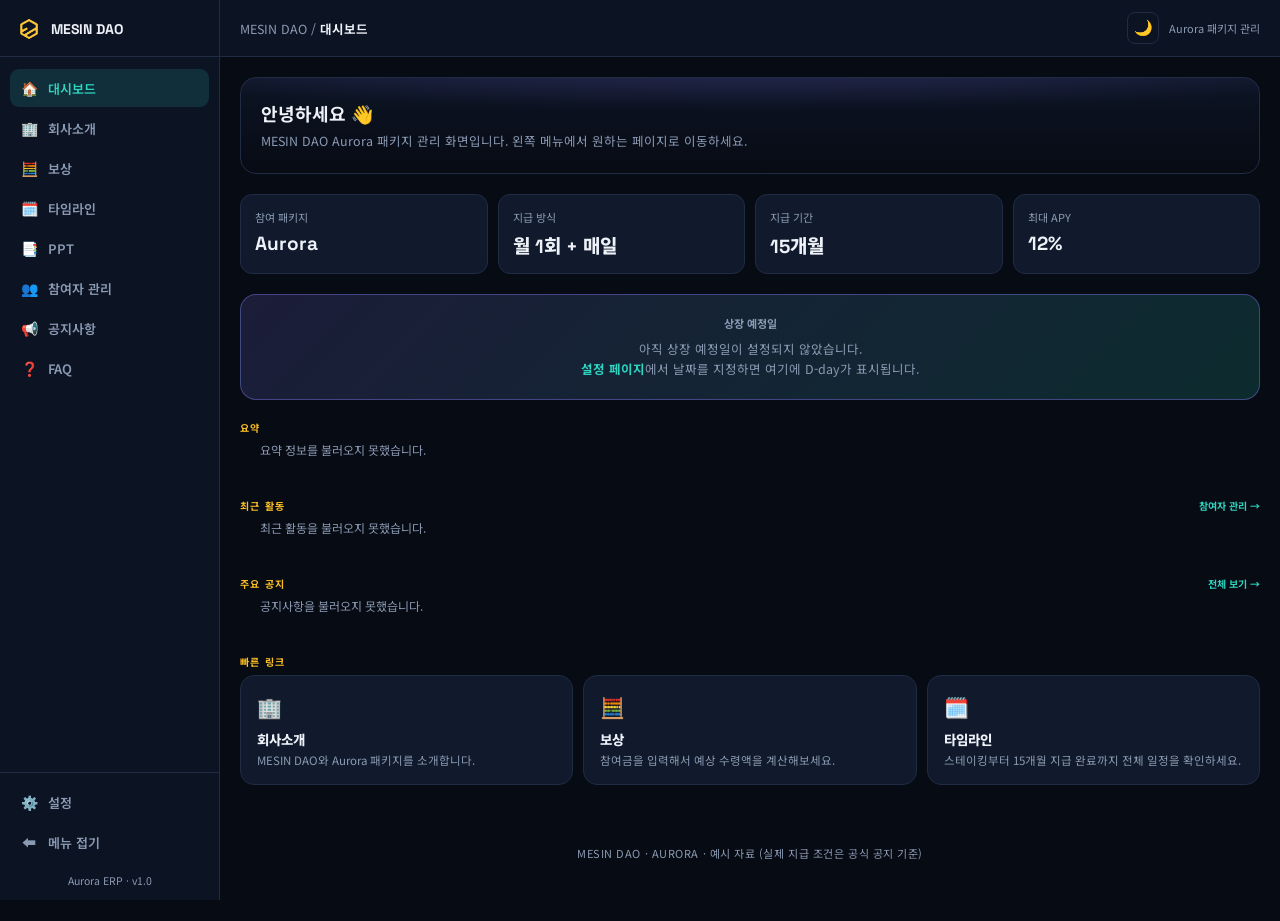
<file: index.html>
<!DOCTYPE html>
<html lang="ko">
<head>
<meta charset="UTF-8">
<script>try{if(localStorage.getItem('aurora_theme')==='light')document.documentElement.setAttribute('data-theme','light');}catch(e){}</script>
<meta name="viewport" content="width=device-width, initial-scale=1.0">
<title>MESIN DAO · Aurora ERP · 대시보드</title>
<link rel="stylesheet" href="assets/style.css">
<link rel="manifest" href="manifest.json">
<meta name="theme-color" content="#0c1424">
<link rel="icon" type="image/png" href="assets/icons/favicon-32.png">
<link rel="apple-touch-icon" href="assets/icons/apple-touch-icon.png">
<meta name="mobile-web-app-capable" content="yes">
<meta name="apple-mobile-web-app-capable" content="yes">
<meta name="apple-mobile-web-app-status-bar-style" content="black-translucent">
<meta name="apple-mobile-web-app-title" content="Aurora ERP">
</head>
<body data-page="dashboard">
<div class="app" id="app">
  <aside class="sidebar" id="sidebar">
    <div class="sidebar-brand">
      <img class="sidebar-logo-mark" src="assets/icons/icon-192.png" alt="MESIN DAO">
      <span>MESIN DAO</span>
    </div>
    <nav class="sidebar-nav" id="sidebarNav"></nav>
    <div class="sidebar-bottom">
      <nav class="sidebar-bottom-nav" id="sidebarBottomNav"></nav>
      <div class="sidebar-foot">Aurora ERP · v1.0</div>
    </div>
  </aside>
  <div class="sidebar-backdrop" id="sidebarBackdrop"></div>

  <div class="main">
    <header class="topbar">
      <button type="button" class="burger" id="sidebarToggle" aria-label="메뉴 열기">☰</button>
      <div class="breadcrumb">MESIN DAO / <b id="breadcrumbLabel">대시보드</b></div>
      <button type="button" class="theme-toggle" id="themeToggle" aria-label="테마 전환">🌙</button>
      <div class="topbar-right">Aurora 패키지 관리</div>
    </header>

    <main class="page-content">

      <div class="dash-welcome">
        <h2>안녕하세요 👋</h2>
        <p>MESIN DAO Aurora 패키지 관리 화면입니다. 왼쪽 메뉴에서 원하는 페이지로 이동하세요.</p>
      </div>
      <div class="dash-grid">
        <div class="dash-stat"><div class="lbl">참여 패키지</div><div class="val num">Aurora</div></div>
        <div class="dash-stat"><div class="lbl">지급 방식</div><div class="val num">월 1회 + 매일</div></div>
        <div class="dash-stat"><div class="lbl">지급 기간</div><div class="val num">15개월</div></div>
        <div class="dash-stat"><div class="lbl">최대 APY</div><div class="val num">12%</div></div>
      </div>
      <div class="countdown-card" id="countdownCard"></div>

      <div class="dash-section-label">요약</div>
      <div class="dash-summary-grid" id="dashSummaryGrid">
        <div class="dash-summary-card"><div class="lbl">총 참여자 수</div><div class="val num">-</div></div>
        <div class="dash-summary-card"><div class="lbl">누적 지급액 (추정)</div><div class="val num">-</div></div>
        <div class="dash-summary-card"><div class="lbl">예상 미지급액</div><div class="val num">-</div></div>
        <div class="dash-summary-card"><div class="lbl">다음 지급일</div><div class="val num">-</div></div>
      </div>

      <div class="dash-section-label">최근 활동 <a class="dash-section-link" href="participants.html">참여자 관리 →</a></div>
      <div class="dash-activity-list" id="dashActivityList">
        <div class="dash-empty-hint">불러오는 중...</div>
      </div>

      <div class="dash-section-label">주요 공지 <a class="dash-section-link" href="notices.html">전체 보기 →</a></div>
      <div class="dash-notice-wrap" id="dashNoticeWrap">
        <div class="dash-empty-hint">불러오는 중...</div>
      </div>

      <div class="dash-section-label">빠른 링크</div>
      <div class="quick-links">
        <a class="quick-card" href="company.html">
          <div class="qc-icon">🏢</div>
          <div class="qc-title">회사소개</div>
          <div class="qc-desc">MESIN DAO와 Aurora 패키지를 소개합니다.</div>
        </a>
        <a class="quick-card" href="rewards.html">
          <div class="qc-icon">🧮</div>
          <div class="qc-title">보상</div>
          <div class="qc-desc">참여금을 입력해서 예상 수령액을 계산해보세요.</div>
        </a>
        <a class="quick-card" href="timeline.html">
          <div class="qc-icon">🗓️</div>
          <div class="qc-title">타임라인</div>
          <div class="qc-desc">스테이킹부터 15개월 지급 완료까지 전체 일정을 확인하세요.</div>
        </a>
      </div>

      <div class="foot">MESIN DAO · AURORA · 예시 자료 (실제 지급 조건은 공식 공지 기준)</div>
    </main>
  </div><!-- /main -->
</div><!-- /app -->
<nav class="bottom-nav" id="bottomNav"></nav>

<script src="assets/sidebar.js"></script>
<script src="assets/dashboard.js"></script>
</body>
</html>
</file>
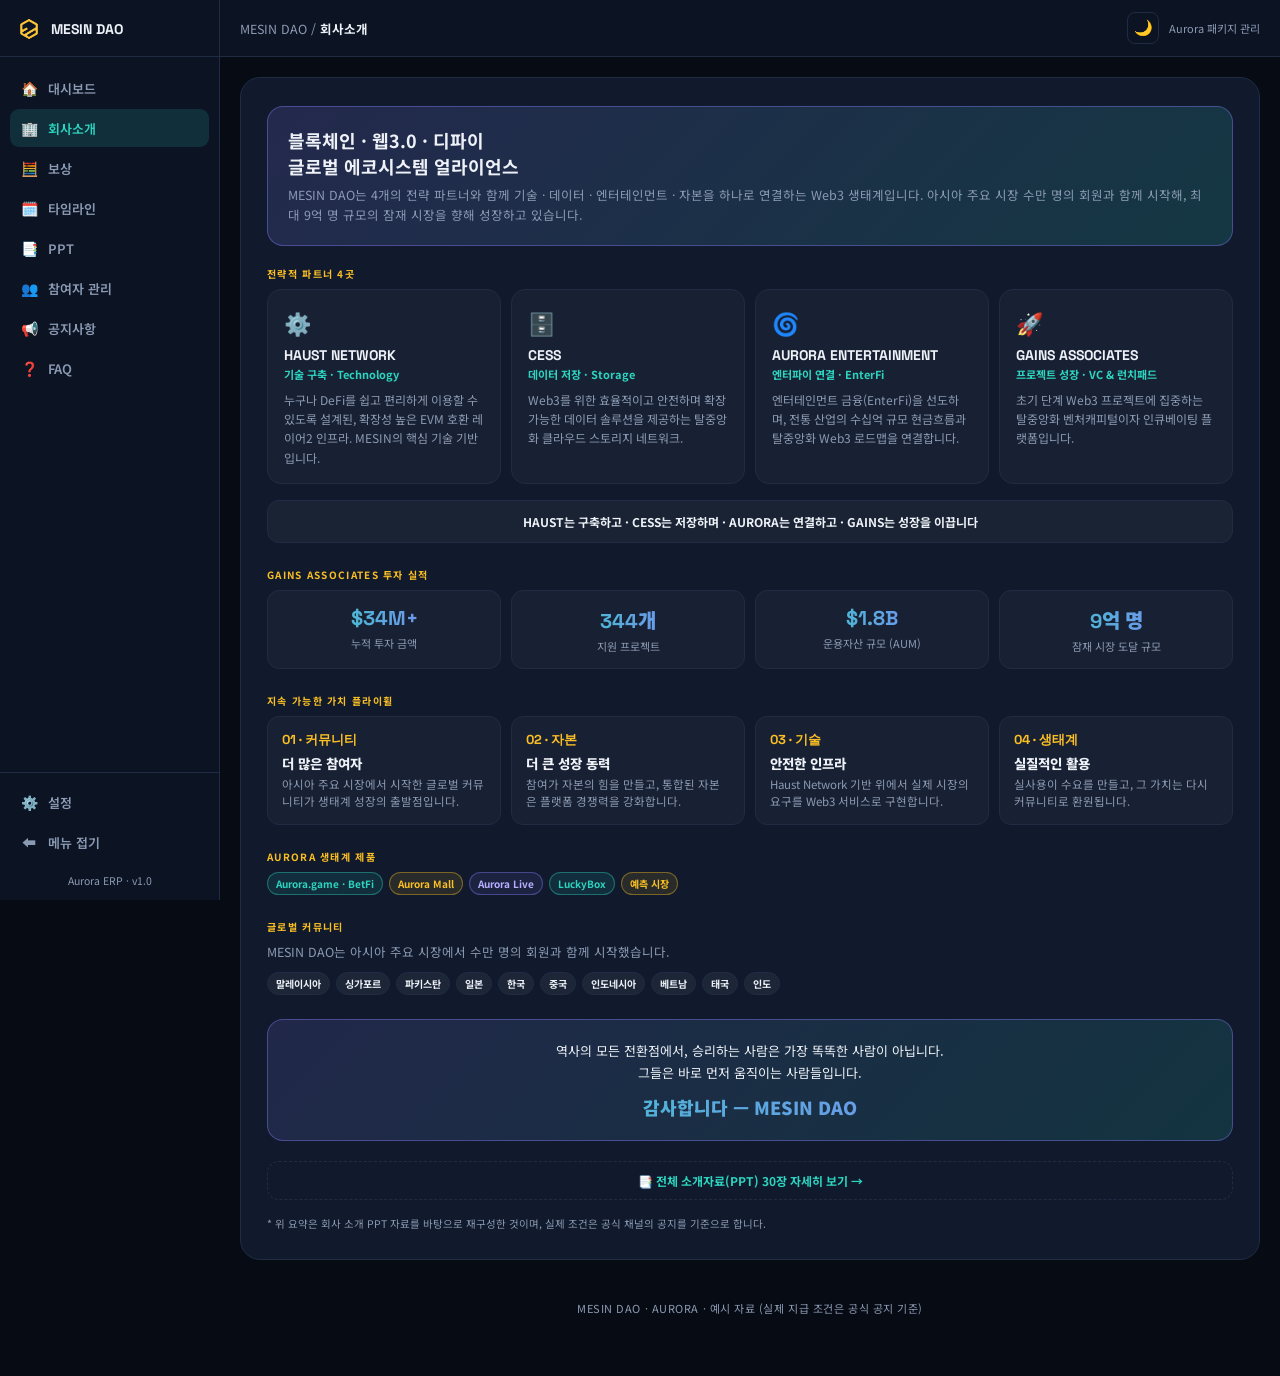
<file: company.html>
<!DOCTYPE html>
<html lang="ko">
<head>
<meta charset="UTF-8">
<script>try{if(localStorage.getItem('aurora_theme')==='light')document.documentElement.setAttribute('data-theme','light');}catch(e){}</script>
<meta name="viewport" content="width=device-width, initial-scale=1.0">
<title>MESIN DAO · Aurora ERP · 회사소개</title>
<link rel="stylesheet" href="assets/style.css">
<link rel="manifest" href="manifest.json">
<meta name="theme-color" content="#0c1424">
<link rel="icon" type="image/png" href="assets/icons/favicon-32.png">
<link rel="apple-touch-icon" href="assets/icons/apple-touch-icon.png">
<meta name="mobile-web-app-capable" content="yes">
<meta name="apple-mobile-web-app-capable" content="yes">
<meta name="apple-mobile-web-app-status-bar-style" content="black-translucent">
<meta name="apple-mobile-web-app-title" content="Aurora ERP">
</head>
<body data-page="company">
<div class="app" id="app">
  <aside class="sidebar" id="sidebar">
    <div class="sidebar-brand">
      <img class="sidebar-logo-mark" src="assets/icons/icon-192.png" alt="MESIN DAO">
      <span>MESIN DAO</span>
    </div>
    <nav class="sidebar-nav" id="sidebarNav"></nav>
    <div class="sidebar-bottom">
      <nav class="sidebar-bottom-nav" id="sidebarBottomNav"></nav>
      <div class="sidebar-foot">Aurora ERP · v1.0</div>
    </div>
  </aside>
  <div class="sidebar-backdrop" id="sidebarBackdrop"></div>

  <div class="main">
    <header class="topbar">
      <button type="button" class="burger" id="sidebarToggle" aria-label="메뉴 열기">☰</button>
      <div class="breadcrumb">MESIN DAO / <b id="breadcrumbLabel">회사소개</b></div>
      <button type="button" class="theme-toggle" id="themeToggle" aria-label="테마 전환">🌙</button>
      <div class="topbar-right">Aurora 패키지 관리</div>
    </header>

    <main class="page-content">

      <div class="company-wrap">
        <div class="company-hero">
          <h2>블록체인 · 웹3.0 · 디파이<br>글로벌 에코시스템 얼라이언스</h2>
          <p>MESIN DAO는 4개의 전략 파트너와 함께 기술 · 데이터 · 엔터테인먼트 · 자본을 하나로 연결하는
          Web3 생태계입니다. 아시아 주요 시장 수만 명의 회원과 함께 시작해, 최대 9억 명 규모의
          잠재 시장을 향해 성장하고 있습니다.</p>
        </div>

        <div class="company-section-label">전략적 파트너 4곳</div>
        <div class="partner-grid">
          <div class="partner-card">
            <div class="partner-icon">⚙️</div>
            <div class="partner-name">HAUST NETWORK</div>
            <div class="partner-role">기술 구축 · Technology</div>
            <p>누구나 DeFi를 쉽고 편리하게 이용할 수 있도록 설계된, 확장성 높은 EVM 호환 레이어2 인프라. MESIN의 핵심 기술 기반입니다.</p>
          </div>
          <div class="partner-card">
            <div class="partner-icon">🗄️</div>
            <div class="partner-name">CESS</div>
            <div class="partner-role">데이터 저장 · Storage</div>
            <p>Web3를 위한 효율적이고 안전하며 확장 가능한 데이터 솔루션을 제공하는 탈중앙화 클라우드 스토리지 네트워크.</p>
          </div>
          <div class="partner-card">
            <div class="partner-icon">🌀</div>
            <div class="partner-name">AURORA ENTERTAINMENT</div>
            <div class="partner-role">엔터파이 연결 · EnterFi</div>
            <p>엔터테인먼트 금융(EnterFi)을 선도하며, 전통 산업의 수십억 규모 현금흐름과 탈중앙화 Web3 로드맵을 연결합니다.</p>
          </div>
          <div class="partner-card">
            <div class="partner-icon">🚀</div>
            <div class="partner-name">GAINS ASSOCIATES</div>
            <div class="partner-role">프로젝트 성장 · VC &amp; 런치패드</div>
            <p>초기 단계 Web3 프로젝트에 집중하는 탈중앙화 벤처캐피털이자 인큐베이팅 플랫폼입니다.</p>
          </div>
        </div>
        <div class="partner-tagline">HAUST는 구축하고 · CESS는 저장하며 · AURORA는 연결하고 · GAINS는 성장을 이끕니다</div>

        <div class="company-section-label">GAINS Associates 투자 실적</div>
        <div class="stat-grid">
          <div class="stat-card"><div class="stat-val num">$34M+</div><div class="stat-lbl">누적 투자 금액</div></div>
          <div class="stat-card"><div class="stat-val num">344개</div><div class="stat-lbl">지원 프로젝트</div></div>
          <div class="stat-card"><div class="stat-val num">$1.8B</div><div class="stat-lbl">운용자산 규모 (AUM)</div></div>
          <div class="stat-card"><div class="stat-val num">9억 명</div><div class="stat-lbl">잠재 시장 도달 규모</div></div>
        </div>

        <div class="company-section-label">지속 가능한 가치 플라이휠</div>
        <div class="flywheel-grid">
          <div class="flywheel-item">
            <div class="flywheel-num">01 · 커뮤니티</div>
            <div class="flywheel-title">더 많은 참여자</div>
            <div class="flywheel-desc">아시아 주요 시장에서 시작한 글로벌 커뮤니티가 생태계 성장의 출발점입니다.</div>
          </div>
          <div class="flywheel-item">
            <div class="flywheel-num">02 · 자본</div>
            <div class="flywheel-title">더 큰 성장 동력</div>
            <div class="flywheel-desc">참여가 자본의 힘을 만들고, 통합된 자본은 플랫폼 경쟁력을 강화합니다.</div>
          </div>
          <div class="flywheel-item">
            <div class="flywheel-num">03 · 기술</div>
            <div class="flywheel-title">안전한 인프라</div>
            <div class="flywheel-desc">Haust Network 기반 위에서 실제 시장의 요구를 Web3 서비스로 구현합니다.</div>
          </div>
          <div class="flywheel-item">
            <div class="flywheel-num">04 · 생태계</div>
            <div class="flywheel-title">실질적인 활용</div>
            <div class="flywheel-desc">실사용이 수요를 만들고, 그 가치는 다시 커뮤니티로 환원됩니다.</div>
          </div>
        </div>

        <div class="company-section-label">Aurora 생태계 제품</div>
        <div class="chip-row">
          <span class="pill teal">Aurora.game · BetFi</span>
          <span class="pill gold">Aurora Mall</span>
          <span class="pill violet">Aurora Live</span>
          <span class="pill teal">LuckyBox</span>
          <span class="pill gold">예측 시장</span>
        </div>

        <div class="company-section-label">글로벌 커뮤니티</div>
        <p style="margin-bottom:10px; font-size:12.5px; color:var(--muted); line-height:1.6;">
          MESIN DAO는 아시아 주요 시장에서 수만 명의 회원과 함께 시작했습니다.
        </p>
        <div class="chip-row">
          <span class="pill">말레이시아</span><span class="pill">싱가포르</span><span class="pill">파키스탄</span>
          <span class="pill">일본</span><span class="pill">한국</span><span class="pill">중국</span>
          <span class="pill">인도네시아</span><span class="pill">베트남</span><span class="pill">태국</span>
          <span class="pill">인도</span>
        </div>

        <div class="closing-quote">
          <p>역사의 모든 전환점에서, 승리하는 사람은 가장 똑똑한 사람이 아닙니다.<br>그들은 바로 먼저 움직이는 사람들입니다.</p>
          <div class="signoff">감사합니다 — MESIN DAO</div>
        </div>

        <a class="company-more-link" href="ppt.html">📑 전체 소개자료(PPT) 30장 자세히 보기 →</a>

        <div class="company-note">* 위 요약은 회사 소개 PPT 자료를 바탕으로 재구성한 것이며, 실제 조건은 공식 채널의 공지를 기준으로 합니다.</div>
      </div>

      <div class="foot">MESIN DAO · AURORA · 예시 자료 (실제 지급 조건은 공식 공지 기준)</div>
    </main>
  </div><!-- /main -->
</div><!-- /app -->
<nav class="bottom-nav" id="bottomNav"></nav>

<script src="assets/sidebar.js"></script>
</body>
</html>
</file>
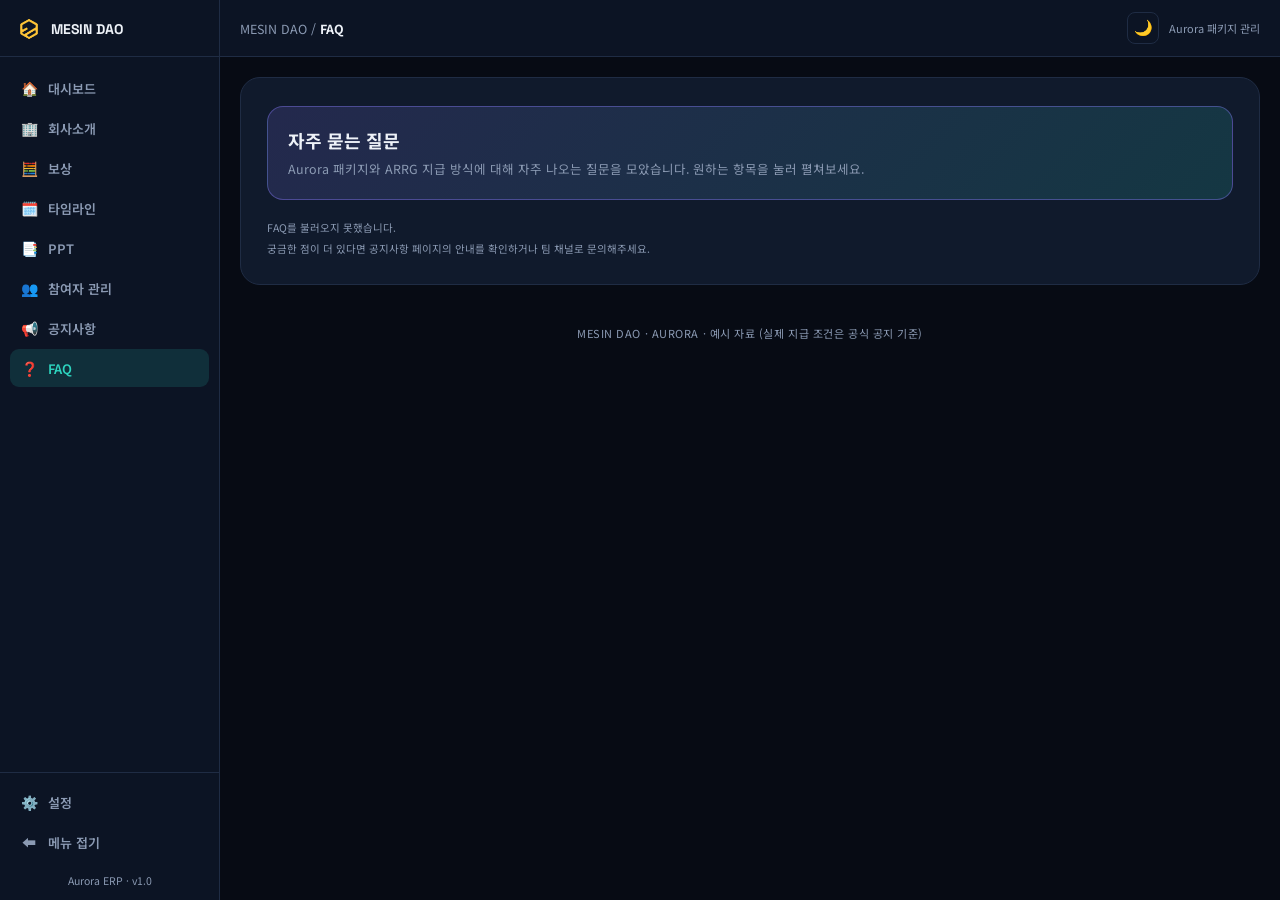
<file: faq.html>
<!DOCTYPE html>
<html lang="ko">
<head>
<meta charset="UTF-8">
<script>try{if(localStorage.getItem('aurora_theme')==='light')document.documentElement.setAttribute('data-theme','light');}catch(e){}</script>
<meta name="viewport" content="width=device-width, initial-scale=1.0">
<title>MESIN DAO · Aurora ERP · FAQ</title>
<link rel="stylesheet" href="assets/style.css">
<link rel="manifest" href="manifest.json">
<meta name="theme-color" content="#0c1424">
<link rel="icon" type="image/png" href="assets/icons/favicon-32.png">
<link rel="apple-touch-icon" href="assets/icons/apple-touch-icon.png">
<meta name="mobile-web-app-capable" content="yes">
<meta name="apple-mobile-web-app-capable" content="yes">
<meta name="apple-mobile-web-app-status-bar-style" content="black-translucent">
<meta name="apple-mobile-web-app-title" content="Aurora ERP">
</head>
<body data-page="faq">
<div class="app" id="app">
  <aside class="sidebar" id="sidebar">
    <div class="sidebar-brand">
      <img class="sidebar-logo-mark" src="assets/icons/icon-192.png" alt="MESIN DAO">
      <span>MESIN DAO</span>
    </div>
    <nav class="sidebar-nav" id="sidebarNav"></nav>
    <div class="sidebar-bottom">
      <nav class="sidebar-bottom-nav" id="sidebarBottomNav"></nav>
      <div class="sidebar-foot">Aurora ERP · v1.0</div>
    </div>
  </aside>
  <div class="sidebar-backdrop" id="sidebarBackdrop"></div>

  <div class="main">
    <header class="topbar">
      <button type="button" class="burger" id="sidebarToggle" aria-label="메뉴 열기">☰</button>
      <div class="breadcrumb">MESIN DAO / <b id="breadcrumbLabel">FAQ</b></div>
      <button type="button" class="theme-toggle" id="themeToggle" aria-label="테마 전환">🌙</button>
      <div class="topbar-right">Aurora 패키지 관리</div>
    </header>

    <main class="page-content">

      <div class="company-wrap">
        <div class="company-hero">
          <h2>자주 묻는 질문</h2>
          <p>Aurora 패키지와 ARRG 지급 방식에 대해 자주 나오는 질문을 모았습니다. 원하는 항목을 눌러 펼쳐보세요.</p>
        </div>

        <div id="faqListPublic">
          <div class="company-note">불러오는 중...</div>
        </div>

        <div class="company-note">궁금한 점이 더 있다면 공지사항 페이지의 안내를 확인하거나 팀 채널로 문의해주세요.</div>
      </div>

      <div class="foot">MESIN DAO · AURORA · 예시 자료 (실제 지급 조건은 공식 공지 기준)</div>
    </main>
  </div><!-- /main -->
</div><!-- /app -->
<nav class="bottom-nav" id="bottomNav"></nav>

<script src="assets/sidebar.js"></script>
<script src="assets/faq.js"></script>
</body>
</html>
</file>
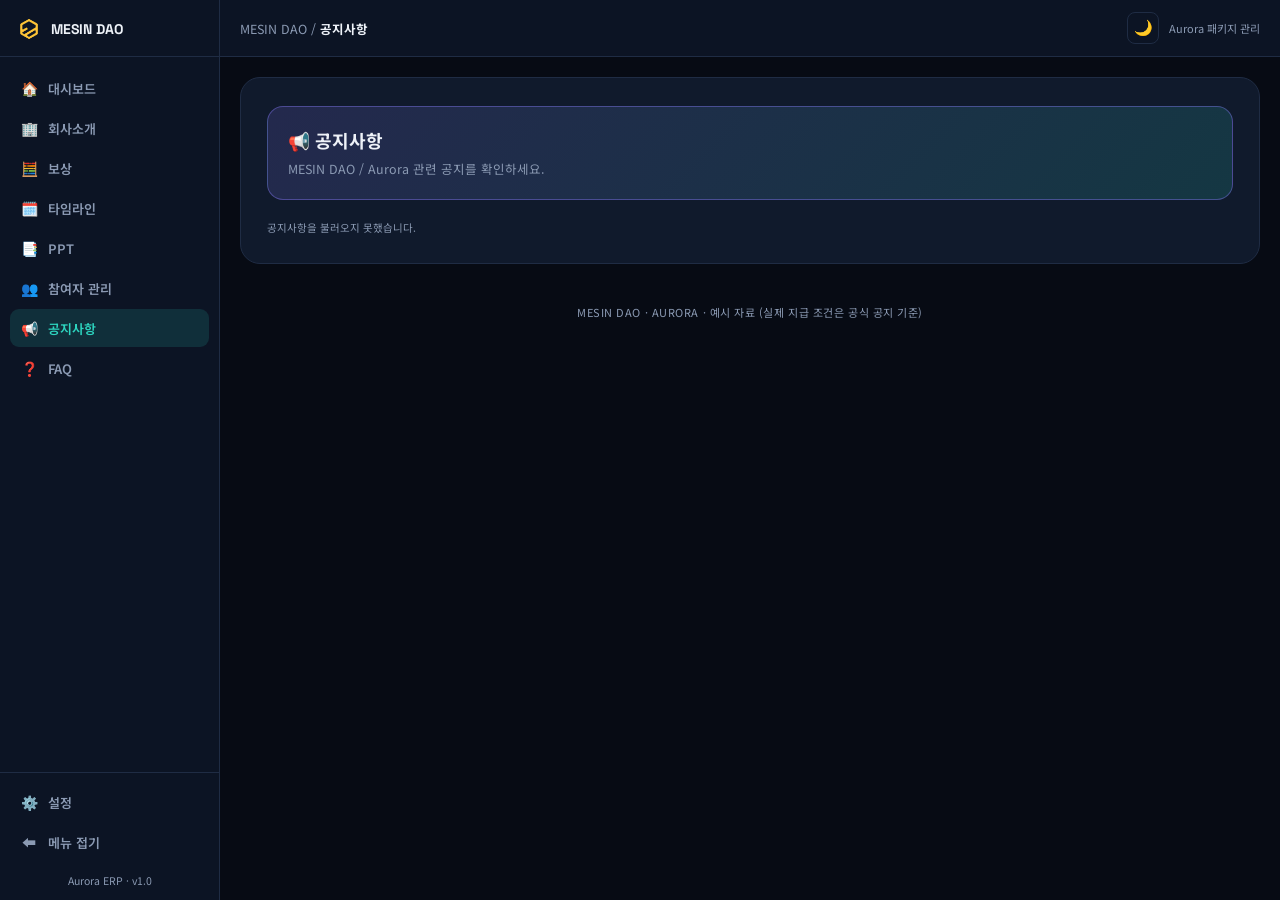
<file: notices.html>
<!DOCTYPE html>
<html lang="ko">
<head>
<meta charset="UTF-8">
<script>try{if(localStorage.getItem('aurora_theme')==='light')document.documentElement.setAttribute('data-theme','light');}catch(e){}</script>
<meta name="viewport" content="width=device-width, initial-scale=1.0">
<title>MESIN DAO · Aurora ERP · 공지사항</title>
<link rel="stylesheet" href="assets/style.css">
<link rel="manifest" href="manifest.json">
<meta name="theme-color" content="#0c1424">
<link rel="icon" type="image/png" href="assets/icons/favicon-32.png">
<link rel="apple-touch-icon" href="assets/icons/apple-touch-icon.png">
<meta name="mobile-web-app-capable" content="yes">
<meta name="apple-mobile-web-app-capable" content="yes">
<meta name="apple-mobile-web-app-status-bar-style" content="black-translucent">
<meta name="apple-mobile-web-app-title" content="Aurora ERP">
</head>
<body data-page="notices">
<div class="app" id="app">
  <aside class="sidebar" id="sidebar">
    <div class="sidebar-brand">
      <img class="sidebar-logo-mark" src="assets/icons/icon-192.png" alt="MESIN DAO">
      <span>MESIN DAO</span>
    </div>
    <nav class="sidebar-nav" id="sidebarNav"></nav>
    <div class="sidebar-bottom">
      <nav class="sidebar-bottom-nav" id="sidebarBottomNav"></nav>
      <div class="sidebar-foot">Aurora ERP · v1.0</div>
    </div>
  </aside>
  <div class="sidebar-backdrop" id="sidebarBackdrop"></div>

  <div class="main">
    <header class="topbar">
      <button type="button" class="burger" id="sidebarToggle" aria-label="메뉴 열기">☰</button>
      <div class="breadcrumb">MESIN DAO / <b id="breadcrumbLabel">공지사항</b></div>
      <button type="button" class="theme-toggle" id="themeToggle" aria-label="테마 전환">🌙</button>
      <div class="topbar-right">Aurora 패키지 관리</div>
    </header>

    <main class="page-content">
      <div class="company-wrap">
        <div class="company-hero">
          <h2>📢 공지사항</h2>
          <p>MESIN DAO / Aurora 관련 공지를 확인하세요.</p>
        </div>
        <div id="noticeListPublic">
          <div class="company-note">불러오는 중...</div>
        </div>
      </div>

      <div class="foot">MESIN DAO · AURORA · 예시 자료 (실제 지급 조건은 공식 공지 기준)</div>
    </main>
  </div><!-- /main -->
</div><!-- /app -->
<nav class="bottom-nav" id="bottomNav"></nav>

<script src="assets/sidebar.js"></script>
<script src="assets/notices.js"></script>
</body>
</html>
</file>
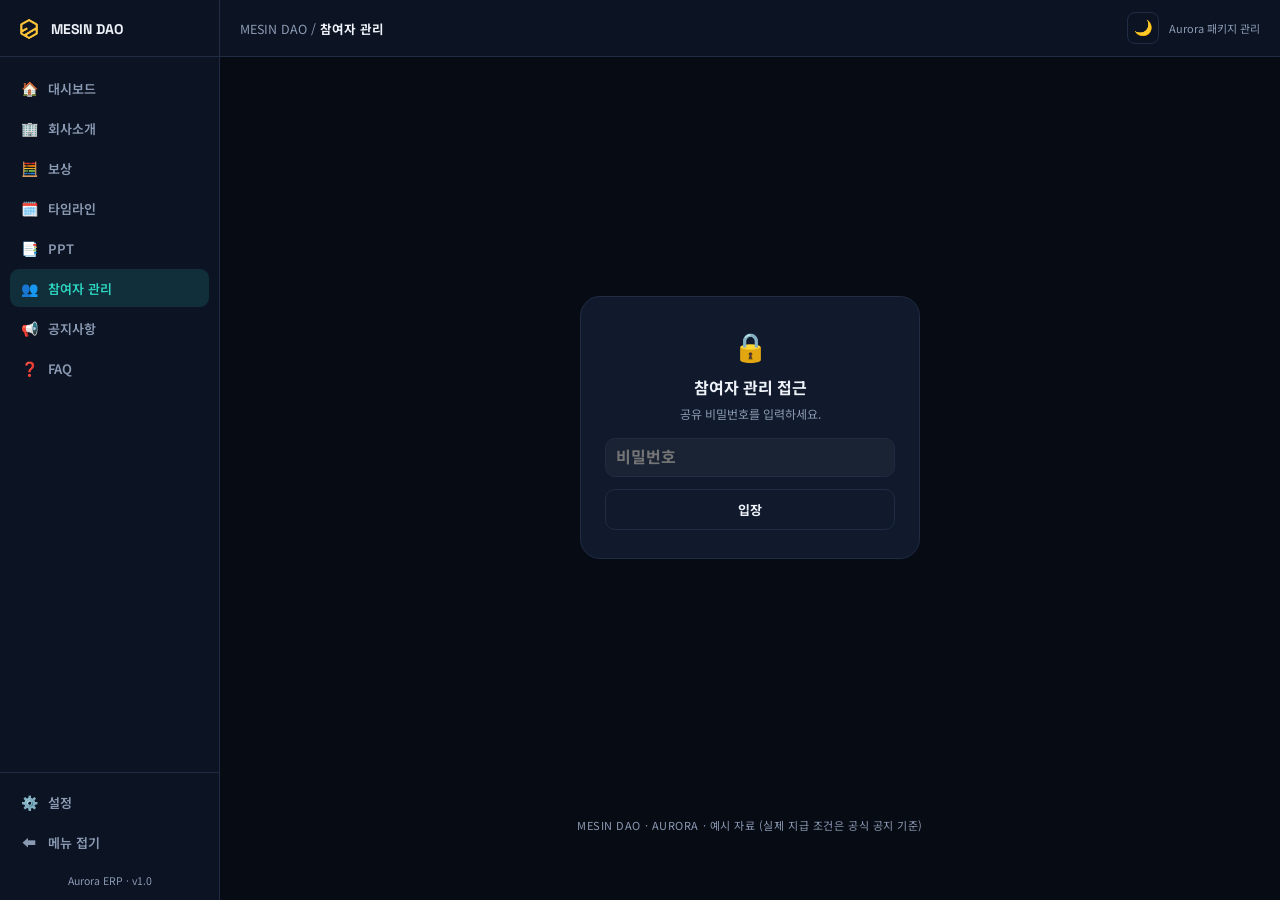
<file: participants.html>
<!DOCTYPE html>
<html lang="ko">
<head>
<meta charset="UTF-8">
<script>try{if(localStorage.getItem('aurora_theme')==='light')document.documentElement.setAttribute('data-theme','light');}catch(e){}</script>
<meta name="viewport" content="width=device-width, initial-scale=1.0">
<title>MESIN DAO · Aurora ERP · 참여자 관리</title>
<link rel="stylesheet" href="assets/style.css">
<link rel="manifest" href="manifest.json">
<meta name="theme-color" content="#0c1424">
<link rel="icon" type="image/png" href="assets/icons/favicon-32.png">
<link rel="apple-touch-icon" href="assets/icons/apple-touch-icon.png">
<meta name="mobile-web-app-capable" content="yes">
<meta name="apple-mobile-web-app-capable" content="yes">
<meta name="apple-mobile-web-app-status-bar-style" content="black-translucent">
<meta name="apple-mobile-web-app-title" content="Aurora ERP">
</head>
<body data-page="participants">
<div class="app" id="app">
  <aside class="sidebar" id="sidebar">
    <div class="sidebar-brand">
      <img class="sidebar-logo-mark" src="assets/icons/icon-192.png" alt="MESIN DAO">
      <span>MESIN DAO</span>
    </div>
    <nav class="sidebar-nav" id="sidebarNav"></nav>
    <div class="sidebar-bottom">
      <nav class="sidebar-bottom-nav" id="sidebarBottomNav"></nav>
      <div class="sidebar-foot">Aurora ERP · v1.0</div>
    </div>
  </aside>
  <div class="sidebar-backdrop" id="sidebarBackdrop"></div>

  <div class="main">
    <header class="topbar">
      <button type="button" class="burger" id="sidebarToggle" aria-label="메뉴 열기">☰</button>
      <div class="breadcrumb">MESIN DAO / <b id="breadcrumbLabel">참여자 관리</b></div>
      <button type="button" class="theme-toggle" id="themeToggle" aria-label="테마 전환">🌙</button>
      <div class="topbar-right">Aurora 패키지 관리</div>
    </header>

    <main class="page-content">

      <div class="p-gate" id="pGate">
        <div class="p-gate-card">
          <div class="p-gate-icon">🔒</div>
          <h2>참여자 관리 접근</h2>
          <p>공유 비밀번호를 입력하세요.</p>
          <div class="input-row">
            <input type="password" id="pGatePassword" placeholder="비밀번호">
          </div>
          <button type="button" class="ppt-nav-btn" id="pGateSubmit" style="width:100%;">입장</button>
          <div class="p-gate-error" id="pGateError" hidden>비밀번호가 올바르지 않습니다.</div>
        </div>
      </div>

      <div class="company-wrap" id="pContent" hidden>
        <div class="company-section-label">참여자 현황</div>
        <div class="stat-grid">
          <div class="stat-card"><div class="stat-val num" id="pStatCount">0</div><div class="stat-lbl">참여자 수</div></div>
          <div class="stat-card"><div class="stat-val num" id="pStatAmount">$0</div><div class="stat-lbl">총 참여금</div></div>
          <div class="stat-card"><div class="stat-val num" id="pStatArrg">0</div><div class="stat-lbl">총 예상 지급 ARRG</div></div>
        </div>

        <div class="company-section-label">참여자 추가</div>
        <div class="calc" style="margin-top:0; margin-bottom:24px;">
          <div class="calc-row2">
            <div class="field">
              <label>이름 / 지갑주소</label>
              <div class="input-row">
                <input type="text" id="pName" placeholder="예: 0xAbc... 또는 홍길동">
              </div>
            </div>
          </div>
          <div class="calc-row2">
            <div class="field">
              <label>참여금액</label>
              <div class="input-row">
                <span class="prefix">$</span>
                <input type="number" id="pAmount" min="0" step="100" inputmode="numeric" placeholder="0">
              </div>
            </div>
            <div class="field">
              <label>상장까지 남은 일수</label>
              <div class="input-row">
                <input type="number" id="pDays" value="0" min="0" step="1" inputmode="numeric">
                <span class="suffix">일</span>
              </div>
            </div>
          </div>
          <div class="presets" style="margin-top:0;">
            <button type="button" class="ppt-nav-btn" id="pAddBtn">+ 참여자 추가</button>
            <button type="button" class="ppt-nav-btn" id="pExportBtn">CSV로 내보내기</button>
          </div>
        </div>

        <div class="company-section-label">참여자 목록</div>
        <div class="company-note" id="pLoadingHint">불러오는 중...</div>
        <div class="company-note" id="pErrorHint" hidden>목록을 불러오지 못했습니다. 네트워크 상태를 확인하고 새로고침해주세요.</div>
        <div class="table-scroll" id="pTableWrap" hidden>
          <table class="p-table">
            <thead>
              <tr>
                <th>이름 / 지갑</th>
                <th>참여금</th>
                <th>남은 일수</th>
                <th>ARRG 전환</th>
                <th>총 예상 수령</th>
                <th></th>
              </tr>
            </thead>
            <tbody id="pTableBody"></tbody>
          </table>
        </div>
        <div class="company-note" id="pEmptyHint" hidden>아직 등록된 참여자가 없습니다. 위에서 이름과 참여금액을 입력하고 추가해보세요.</div>
        <div class="company-note">* 참여자 목록은 Supabase에 저장되어 이 링크에 접속하는 모든 사람이 함께 봅니다. 공유 비밀번호를 아는 사람만 접근하세요.</div>
      </div>

      <div class="foot">MESIN DAO · AURORA · 예시 자료 (실제 지급 조건은 공식 공지 기준)</div>
    </main>
  </div><!-- /main -->
</div><!-- /app -->
<nav class="bottom-nav" id="bottomNav"></nav>

<script src="assets/sidebar.js"></script>
<script src="assets/participants.js"></script>
</body>
</html>
</file>
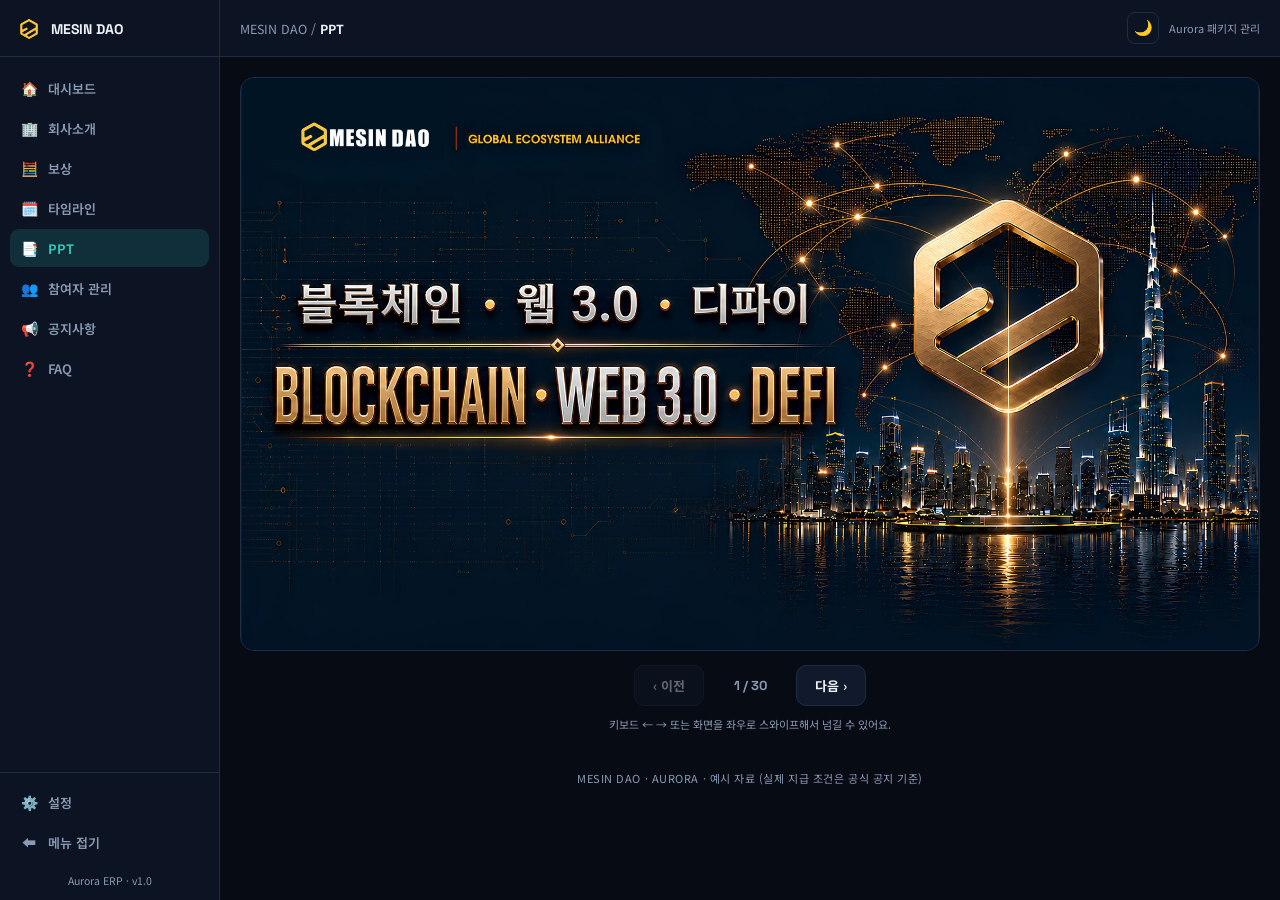
<file: ppt.html>
<!DOCTYPE html>
<html lang="ko">
<head>
<meta charset="UTF-8">
<script>try{if(localStorage.getItem('aurora_theme')==='light')document.documentElement.setAttribute('data-theme','light');}catch(e){}</script>
<meta name="viewport" content="width=device-width, initial-scale=1.0">
<title>MESIN DAO · Aurora ERP · PPT</title>
<link rel="stylesheet" href="assets/style.css">
<link rel="manifest" href="manifest.json">
<meta name="theme-color" content="#0c1424">
<link rel="icon" type="image/png" href="assets/icons/favicon-32.png">
<link rel="apple-touch-icon" href="assets/icons/apple-touch-icon.png">
<meta name="mobile-web-app-capable" content="yes">
<meta name="apple-mobile-web-app-capable" content="yes">
<meta name="apple-mobile-web-app-status-bar-style" content="black-translucent">
<meta name="apple-mobile-web-app-title" content="Aurora ERP">
</head>
<body data-page="ppt">
<div class="app" id="app">
  <aside class="sidebar" id="sidebar">
    <div class="sidebar-brand">
      <img class="sidebar-logo-mark" src="assets/icons/icon-192.png" alt="MESIN DAO">
      <span>MESIN DAO</span>
    </div>
    <nav class="sidebar-nav" id="sidebarNav"></nav>
    <div class="sidebar-bottom">
      <nav class="sidebar-bottom-nav" id="sidebarBottomNav"></nav>
      <div class="sidebar-foot">Aurora ERP · v1.0</div>
    </div>
  </aside>
  <div class="sidebar-backdrop" id="sidebarBackdrop"></div>

  <div class="main">
    <header class="topbar">
      <button type="button" class="burger" id="sidebarToggle" aria-label="메뉴 열기">☰</button>
      <div class="breadcrumb">MESIN DAO / <b id="breadcrumbLabel">PPT</b></div>
      <button type="button" class="theme-toggle" id="themeToggle" aria-label="테마 전환">🌙</button>
      <div class="topbar-right">Aurora 패키지 관리</div>
    </header>

    <main class="page-content">

      <div class="ppt-viewer">
        <div class="ppt-layout">
          <div class="ppt-main">
            <div class="ppt-stage" id="pptStage">
              <img id="pptImage" src="assets/ppt-slides/slide-01.jpg" alt="슬라이드 1">
            </div>
            <div class="ppt-controls">
              <button type="button" class="ppt-nav-btn" id="pptPrev" aria-label="이전 슬라이드">‹ 이전</button>
              <div class="ppt-counter"><span id="pptCurrent">1</span> / <span id="pptTotal">30</span></div>
              <button type="button" class="ppt-nav-btn" id="pptNext" aria-label="다음 슬라이드">다음 ›</button>
            </div>
            <div class="ppt-hint">키보드 ← → 또는 화면을 좌우로 스와이프해서 넘길 수 있어요.</div>
          </div>
          <aside class="ppt-thumbs" id="pptThumbs" aria-label="슬라이드 목록"></aside>
        </div>
      </div>

      <div class="foot">MESIN DAO · AURORA · 예시 자료 (실제 지급 조건은 공식 공지 기준)</div>
    </main>
  </div><!-- /main -->
</div><!-- /app -->
<nav class="bottom-nav" id="bottomNav"></nav>

<script src="assets/sidebar.js"></script>
<script src="assets/ppt-viewer.js"></script>
</body>
</html>
</file>
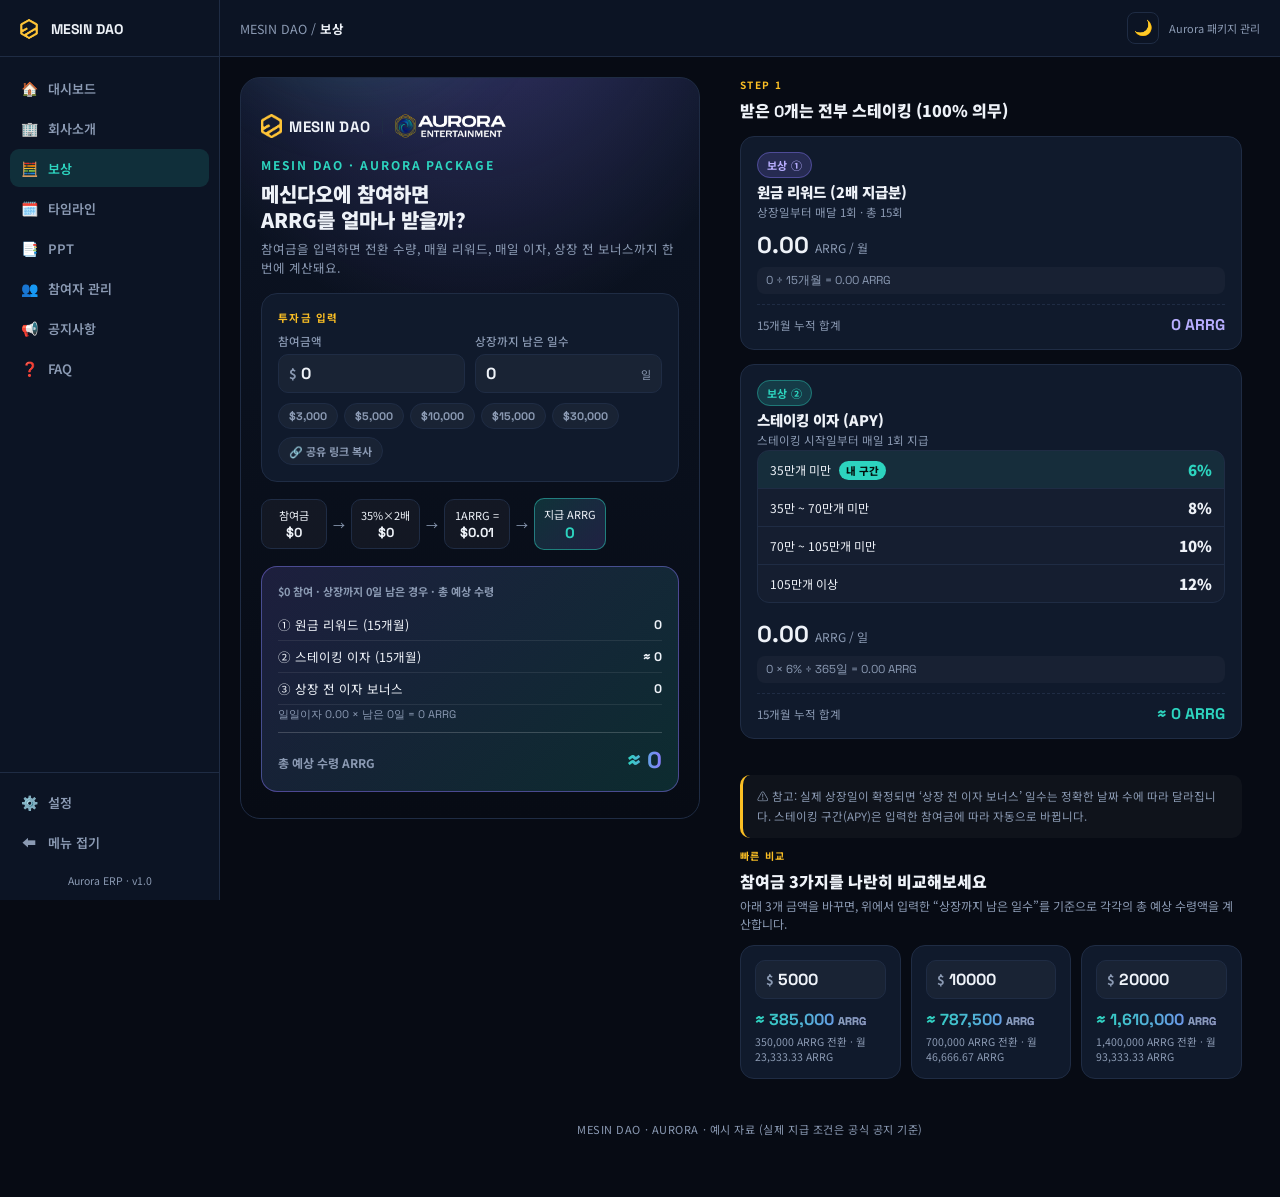
<file: rewards.html>
<!DOCTYPE html>
<html lang="ko">
<head>
<meta charset="UTF-8">
<script>try{if(localStorage.getItem('aurora_theme')==='light')document.documentElement.setAttribute('data-theme','light');}catch(e){}</script>
<meta name="viewport" content="width=device-width, initial-scale=1.0">
<title>MESIN DAO · Aurora ERP · 보상</title>
<link rel="stylesheet" href="assets/style.css">
<link rel="manifest" href="manifest.json">
<meta name="theme-color" content="#0c1424">
<link rel="icon" type="image/png" href="assets/icons/favicon-32.png">
<link rel="apple-touch-icon" href="assets/icons/apple-touch-icon.png">
<meta name="mobile-web-app-capable" content="yes">
<meta name="apple-mobile-web-app-capable" content="yes">
<meta name="apple-mobile-web-app-status-bar-style" content="black-translucent">
<meta name="apple-mobile-web-app-title" content="Aurora ERP">
</head>
<body data-page="rewards">
<div class="app" id="app">
  <aside class="sidebar" id="sidebar">
    <div class="sidebar-brand">
      <img class="sidebar-logo-mark" src="assets/icons/icon-192.png" alt="MESIN DAO">
      <span>MESIN DAO</span>
    </div>
    <nav class="sidebar-nav" id="sidebarNav"></nav>
    <div class="sidebar-bottom">
      <nav class="sidebar-bottom-nav" id="sidebarBottomNav"></nav>
      <div class="sidebar-foot">Aurora ERP · v1.0</div>
    </div>
  </aside>
  <div class="sidebar-backdrop" id="sidebarBackdrop"></div>

  <div class="main">
    <header class="topbar">
      <button type="button" class="burger" id="sidebarToggle" aria-label="메뉴 열기">☰</button>
      <div class="breadcrumb">MESIN DAO / <b id="breadcrumbLabel">보상</b></div>
      <button type="button" class="theme-toggle" id="themeToggle" aria-label="테마 전환">🌙</button>
      <div class="topbar-right">Aurora 패키지 관리</div>
    </header>

    <main class="page-content">

  <div class="rewards-grid">
  <div class="rewards-col-hero">
  <div class="hero">
    <div class="aurora-band"></div>
    <div class="brand-row">
      <div class="brand-mesin">
        <img src="assets/logo-mark.png" alt="MESIN">
        <span>MESIN DAO</span>
      </div>
      <div class="brand-div"></div>
      <img src="assets/logo-wordmark.png" alt="Aurora Entertainment">
    </div>
    <div class="eyebrow">MESIN DAO · AURORA PACKAGE</div>
    <h1>메신다오에 참여하면<br>ARRG를 얼마나 받을까?</h1>
    <p class="hero-sub">참여금을 입력하면 전환 수량, 매월 리워드, 매일 이자, 상장 전 보너스까지 한 번에 계산돼요.</p>

    <div class="calc">
      <div class="calc-label">투자금 입력</div>
      <div class="calc-row2">
        <div class="field">
          <label>참여금액</label>
          <div class="input-row">
            <span class="prefix">$</span>
            <input type="number" id="amountInput" value="0" min="0" step="100" inputmode="numeric">
          </div>
        </div>
        <div class="field">
          <label>상장까지 남은 일수</label>
          <div class="input-row">
            <input type="number" id="daysInput" value="0" min="0" step="1" inputmode="numeric">
            <span class="suffix">일</span>
          </div>
        </div>
      </div>
      <div class="presets" style="margin-top:0;" id="presetContainer"></div>
      <div class="presets" style="margin-top:8px;">
        <button type="button" class="preset-btn" id="shareLinkBtn">🔗 공유 링크 복사</button>
      </div>
    </div>

    <div class="flow">
      <div class="chip"><span>참여금</span><b class="num" id="chipAmount">$0</b></div>
      <div class="arrow">→</div>
      <div class="chip"><span>35%×2배</span><b class="num" id="chipDouble">$0</b></div>
      <div class="arrow">→</div>
      <div class="chip"><span>1ARRG =</span><b class="num">$0.01</b></div>
      <div class="arrow">→</div>
      <div class="chip result"><span>지급 ARRG</span><b class="num" id="chipArrg">0</b></div>
    </div>

    <div class="top-summary">
      <div class="ts-head" id="summaryTitle">$0 참여 · 상장까지 0일 남은 경우 · 총 예상 수령</div>
      <div class="ts-line"><span>① 원금 리워드 (15개월)</span><span class="v num" id="sumA">0</span></div>
      <div class="ts-line"><span>② 스테이킹 이자 (15개월)</span><span class="v num" id="sumB">≈ 0</span></div>
      <div class="ts-line">
        <span>③ 상장 전 이자 보너스</span><span class="v num" id="sumC">0</span>
      </div>
      <div class="ts-bonus-formula" id="tsBonusFormula">일일이자 0.00 × 남은 0일 = 0 ARRG</div>
      <div class="ts-total">
        <span class="lbl">총 예상 수령 ARRG</span>
        <span class="val num" id="sumTotal">≈ 0</span>
      </div>
    </div>
  </div>
  </div><!-- /rewards-col-hero -->

  <div class="rewards-col-detail">
  <section style="padding-bottom:2px;">
    <div class="section-label">Step 1</div>
    <div class="section-title">받은 <span id="stakeAmt" class="num">0</span>개는 전부 스테이킹 (100% 의무)</div>
  </section>

  <section class="reward-cards" style="padding-top:8px;">
    <div class="card">
      <div class="card-top">
        <div>
          <span class="card-tag tag-a">보상 ①</span>
          <div class="card-name">원금 리워드 (2배 지급분)</div>
          <div class="card-freq">상장일부터 매달 1회 · 총 15회</div>
        </div>
      </div>
      <div class="big-row"><span class="big-num num" id="monthlyReward">0.00</span><span class="big-unit">ARRG / 월</span></div>
      <div class="formula" id="monthlyFormula">0 ÷ 15개월 = 0.00 ARRG</div>
      <div class="total-row">
        <span class="lbl">15개월 누적 합계</span>
        <span class="val a num" id="monthlyTotal">0 ARRG</span>
      </div>
    </div>

    <div class="card">
      <div class="card-top">
        <div>
          <span class="card-tag tag-b">보상 ②</span>
          <div class="card-name">스테이킹 이자 (APY)</div>
          <div class="card-freq">스테이킹 시작일부터 매일 1회 지급</div>
        </div>
      </div>

      <div class="apy-table" id="apyTable">
        <div class="apy-row active" data-tier="0"><span class="apy-range">35만개 미만<span class="apy-badge">내 구간</span></span><span class="apy-pct">6%</span></div>
        <div class="apy-row" data-tier="1"><span class="apy-range">35만 ~ 70만개 미만</span><span class="apy-pct">8%</span></div>
        <div class="apy-row" data-tier="2"><span class="apy-range">70만 ~ 105만개 미만</span><span class="apy-pct">10%</span></div>
        <div class="apy-row" data-tier="3"><span class="apy-range">105만개 이상</span><span class="apy-pct">12%</span></div>
      </div>

      <div class="big-row" style="margin-top:16px;"><span class="big-num num" id="dailyInterest">0.00</span><span class="big-unit">ARRG / 일</span></div>
      <div class="formula" id="dailyFormula">0 × 6% ÷ 365일 = 0.00 ARRG</div>
      <div class="total-row">
        <span class="lbl">15개월 누적 합계</span>
        <span class="val b num" id="interestTotal">≈ 0 ARRG</span>
      </div>
    </div>
  </section>

  <section style="padding-bottom:6px;">
    <div class="note">
      ⚠️ 참고: 실제 상장일이 확정되면 ‘상장 전 이자 보너스’ 일수는 정확한 날짜 수에 따라 달라집니다. 스테이킹 구간(APY)은 입력한 참여금에 따라 자동으로 바뀝니다.
    </div>
  </section>

  <section style="padding-top:4px;">
    <div class="section-label">빠른 비교</div>
    <div class="section-title">참여금 3가지를 나란히 비교해보세요</div>
    <div class="section-desc">아래 3개 금액을 바꾸면, 위에서 입력한 “상장까지 남은 일수”를 기준으로 각각의 총 예상 수령액을 계산합니다.</div>
    <div class="compare-grid" id="compareGrid"></div>
  </section>
  </div><!-- /rewards-col-detail -->
  </div><!-- /rewards-grid -->

      <div class="foot">MESIN DAO · AURORA · 예시 자료 (실제 지급 조건은 공식 공지 기준)</div>
    </main>
  </div><!-- /main -->
</div><!-- /app -->
<nav class="bottom-nav" id="bottomNav"></nav>

<script src="assets/sidebar.js"></script>
<script src="assets/calculator.js"></script>
</body>
</html>
</file>
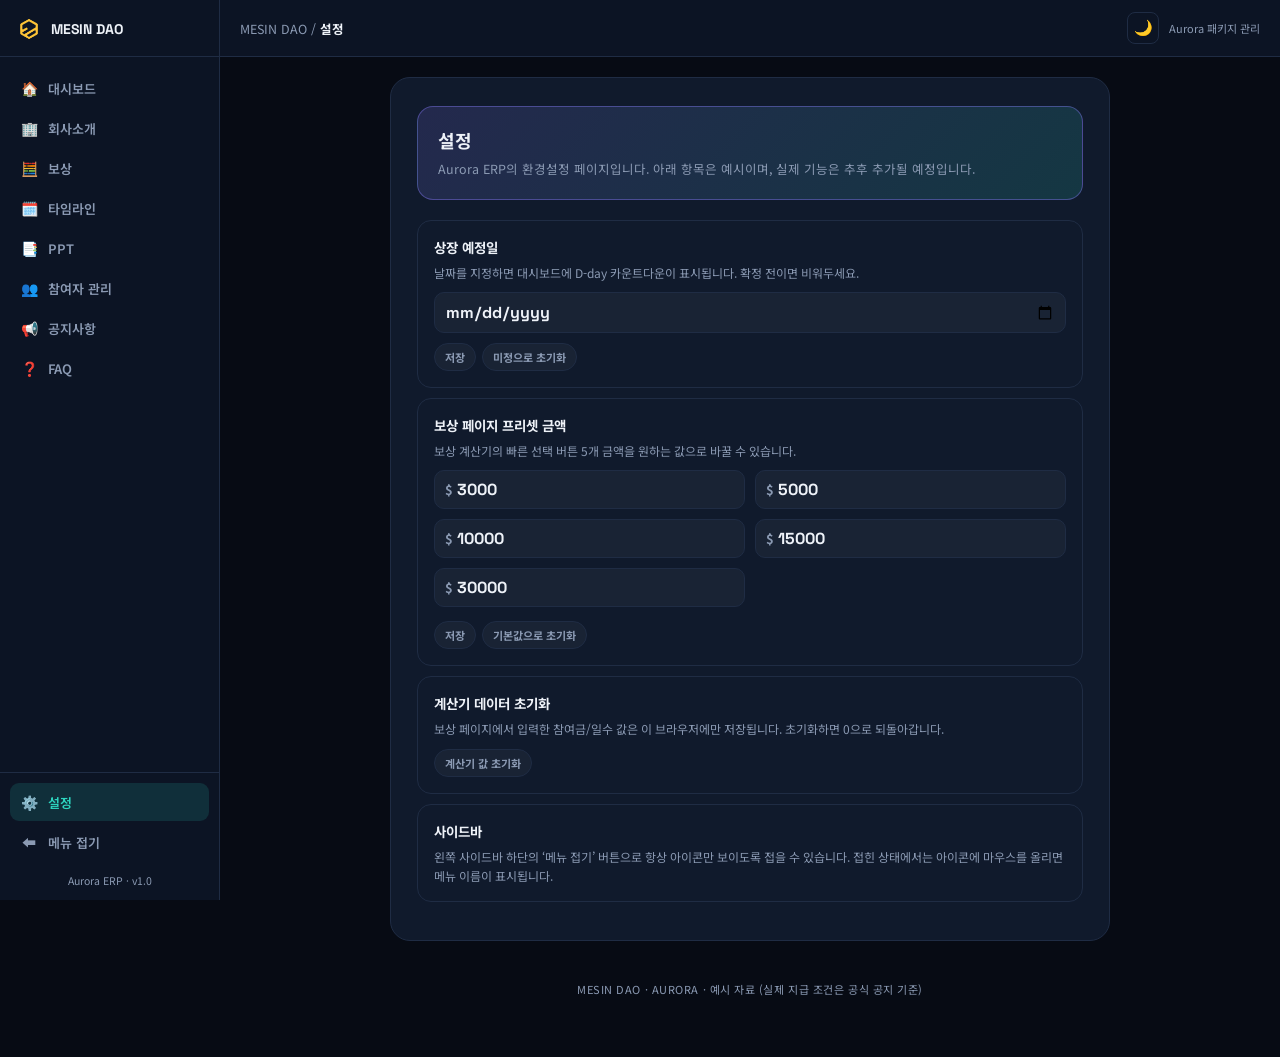
<file: settings.html>
<!DOCTYPE html>
<html lang="ko">
<head>
<meta charset="UTF-8">
<script>try{if(localStorage.getItem('aurora_theme')==='light')document.documentElement.setAttribute('data-theme','light');}catch(e){}</script>
<meta name="viewport" content="width=device-width, initial-scale=1.0">
<title>MESIN DAO · Aurora ERP · 설정</title>
<link rel="stylesheet" href="assets/style.css">
<link rel="manifest" href="manifest.json">
<meta name="theme-color" content="#0c1424">
<link rel="icon" type="image/png" href="assets/icons/favicon-32.png">
<link rel="apple-touch-icon" href="assets/icons/apple-touch-icon.png">
<meta name="mobile-web-app-capable" content="yes">
<meta name="apple-mobile-web-app-capable" content="yes">
<meta name="apple-mobile-web-app-status-bar-style" content="black-translucent">
<meta name="apple-mobile-web-app-title" content="Aurora ERP">
</head>
<body data-page="settings">
<div class="app" id="app">
  <aside class="sidebar" id="sidebar">
    <div class="sidebar-brand">
      <img class="sidebar-logo-mark" src="assets/icons/icon-192.png" alt="MESIN DAO">
      <span>MESIN DAO</span>
    </div>
    <nav class="sidebar-nav" id="sidebarNav"></nav>
    <div class="sidebar-bottom">
      <nav class="sidebar-bottom-nav" id="sidebarBottomNav"></nav>
      <div class="sidebar-foot">Aurora ERP · v1.0</div>
    </div>
  </aside>
  <div class="sidebar-backdrop" id="sidebarBackdrop"></div>

  <div class="main">
    <header class="topbar">
      <button type="button" class="burger" id="sidebarToggle" aria-label="메뉴 열기">☰</button>
      <div class="breadcrumb">MESIN DAO / <b id="breadcrumbLabel">설정</b></div>
      <button type="button" class="theme-toggle" id="themeToggle" aria-label="테마 전환">🌙</button>
      <div class="topbar-right">Aurora 패키지 관리</div>
    </header>

    <main class="page-content">

      <div class="company-wrap">
        <div class="company-hero">
          <h2>설정</h2>
          <p>Aurora ERP의 환경설정 페이지입니다. 아래 항목은 예시이며, 실제 기능은 추후 추가될 예정입니다.</p>
        </div>
        <div class="company-block">
          <h3>상장 예정일</h3>
          <p>날짜를 지정하면 대시보드에 D-day 카운트다운이 표시됩니다. 확정 전이면 비워두세요.</p>
          <div class="calc-row2" style="margin-top:10px;">
            <div class="field" style="margin-bottom:0;">
              <div class="input-row">
                <input type="date" id="listingDateInput">
              </div>
            </div>
          </div>
          <div class="presets" style="margin-top:10px;">
            <button type="button" class="preset-btn" id="saveListingDateBtn">저장</button>
            <button type="button" class="preset-btn" id="clearListingDateBtn">미정으로 초기화</button>
          </div>
        </div>
        <div class="company-block">
          <h3>보상 페이지 프리셋 금액</h3>
          <p>보상 계산기의 빠른 선택 버튼 5개 금액을 원하는 값으로 바꿀 수 있습니다.</p>
          <div class="calc-row2" style="margin-top:10px; flex-wrap:wrap;">
            <div class="field" style="min-width:100px;"><div class="input-row"><span class="prefix">$</span><input type="number" id="preset0" min="0" step="100"></div></div>
            <div class="field" style="min-width:100px;"><div class="input-row"><span class="prefix">$</span><input type="number" id="preset1" min="0" step="100"></div></div>
          </div>
          <div class="calc-row2" style="margin-top:0; flex-wrap:wrap;">
            <div class="field" style="min-width:100px;"><div class="input-row"><span class="prefix">$</span><input type="number" id="preset2" min="0" step="100"></div></div>
            <div class="field" style="min-width:100px;"><div class="input-row"><span class="prefix">$</span><input type="number" id="preset3" min="0" step="100"></div></div>
          </div>
          <div class="calc-row2" style="margin-top:0; flex-wrap:wrap;">
            <div class="field" style="min-width:100px; max-width:calc(50% - 5px);"><div class="input-row"><span class="prefix">$</span><input type="number" id="preset4" min="0" step="100"></div></div>
          </div>
          <div class="presets" style="margin-top:4px;">
            <button type="button" class="preset-btn" id="savePresetsBtn">저장</button>
            <button type="button" class="preset-btn" id="resetPresetsBtn">기본값으로 초기화</button>
          </div>
        </div>
        <div class="company-block">
          <h3>계산기 데이터 초기화</h3>
          <p>보상 페이지에서 입력한 참여금/일수 값은 이 브라우저에만 저장됩니다. 초기화하면 0으로 되돌아갑니다.</p>
          <div class="presets" style="margin-top:10px;">
            <button type="button" class="preset-btn" id="resetCalcBtn">계산기 값 초기화</button>
          </div>
        </div>
        <div class="company-block">
          <h3>사이드바</h3>
          <p>왼쪽 사이드바 하단의 ‘메뉴 접기’ 버튼으로 항상 아이콘만 보이도록 접을 수 있습니다. 접힌 상태에서는 아이콘에 마우스를 올리면 메뉴 이름이 표시됩니다.</p>
        </div>
      </div>

      <div class="foot">MESIN DAO · AURORA · 예시 자료 (실제 지급 조건은 공식 공지 기준)</div>
    </main>
  </div><!-- /main -->
</div><!-- /app -->
<nav class="bottom-nav" id="bottomNav"></nav>

<script src="assets/sidebar.js"></script>
<script src="assets/settings.js"></script>
</body>
</html>
</file>
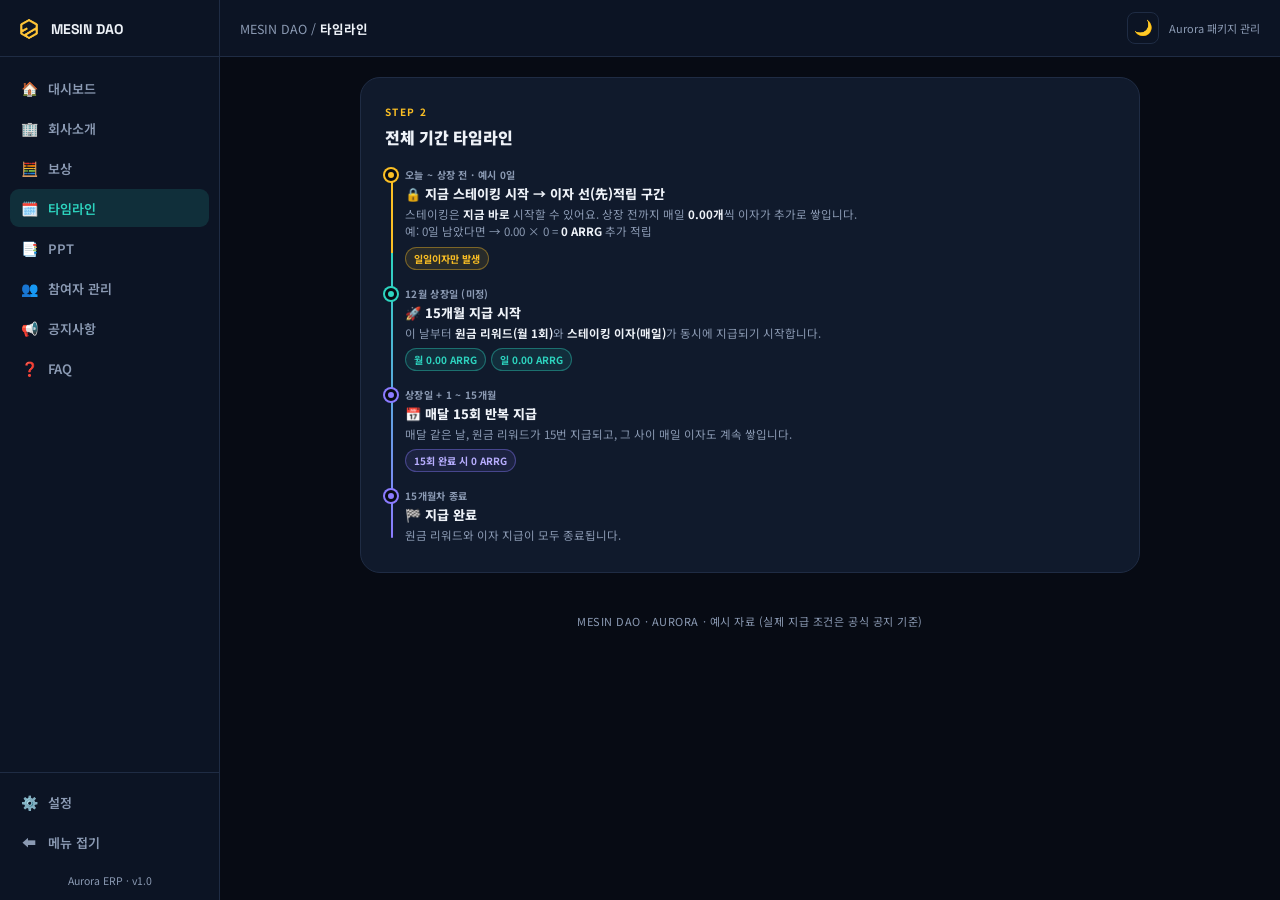
<file: timeline.html>
<!DOCTYPE html>
<html lang="ko">
<head>
<meta charset="UTF-8">
<script>try{if(localStorage.getItem('aurora_theme')==='light')document.documentElement.setAttribute('data-theme','light');}catch(e){}</script>
<meta name="viewport" content="width=device-width, initial-scale=1.0">
<title>MESIN DAO · Aurora ERP · 타임라인</title>
<link rel="stylesheet" href="assets/style.css">
<link rel="manifest" href="manifest.json">
<meta name="theme-color" content="#0c1424">
<link rel="icon" type="image/png" href="assets/icons/favicon-32.png">
<link rel="apple-touch-icon" href="assets/icons/apple-touch-icon.png">
<meta name="mobile-web-app-capable" content="yes">
<meta name="apple-mobile-web-app-capable" content="yes">
<meta name="apple-mobile-web-app-status-bar-style" content="black-translucent">
<meta name="apple-mobile-web-app-title" content="Aurora ERP">
</head>
<body data-page="timeline">
<div class="app" id="app">
  <aside class="sidebar" id="sidebar">
    <div class="sidebar-brand">
      <img class="sidebar-logo-mark" src="assets/icons/icon-192.png" alt="MESIN DAO">
      <span>MESIN DAO</span>
    </div>
    <nav class="sidebar-nav" id="sidebarNav"></nav>
    <div class="sidebar-bottom">
      <nav class="sidebar-bottom-nav" id="sidebarBottomNav"></nav>
      <div class="sidebar-foot">Aurora ERP · v1.0</div>
    </div>
  </aside>
  <div class="sidebar-backdrop" id="sidebarBackdrop"></div>

  <div class="main">
    <header class="topbar">
      <button type="button" class="burger" id="sidebarToggle" aria-label="메뉴 열기">☰</button>
      <div class="breadcrumb">MESIN DAO / <b id="breadcrumbLabel">타임라인</b></div>
      <button type="button" class="theme-toggle" id="themeToggle" aria-label="테마 전환">🌙</button>
      <div class="topbar-right">Aurora 패키지 관리</div>
    </header>

    <main class="page-content">

  <div class="timeline-panel">
    <div class="section-label">Step 2</div>
    <div class="section-title">전체 기간 타임라인</div>

    <div class="timeline-wrap">
      <div class="tl-track">
        <div class="tl-line"></div>

        <div class="tl-item">
          <div class="tl-dot dot-gold"></div>
          <div class="tl-date" id="tlDate1">오늘 ~ 상장 전 · 예시 0일</div>
          <div class="tl-title">🔒 지금 스테이킹 시작 → 이자 선(先)적립 구간</div>
          <div class="tl-desc">
            스테이킹은 <span class="num-hl">지금 바로</span> 시작할 수 있어요. 상장 전까지 매일 <span class="num-hl" id="tlDaily1">0.00개</span>씩 이자가 추가로 쌓입니다.<br>
            <span id="tlBonusFormula">예: 0일 남았다면 → 0.00 × 0 = <span class="num-hl">0 ARRG</span> 추가 적립</span>
          </div>
          <div class="tl-box"><span class="pill gold">일일이자만 발생</span></div>
        </div>

        <div class="tl-item">
          <div class="tl-dot dot-teal"></div>
          <div class="tl-date">12월 상장일 (미정)</div>
          <div class="tl-title">🚀 15개월 지급 시작</div>
          <div class="tl-desc">이 날부터 <span class="num-hl">원금 리워드(월 1회)</span>와 <span class="num-hl">스테이킹 이자(매일)</span>가 동시에 지급되기 시작합니다.</div>
          <div class="tl-box"><span class="pill teal" id="tlPillMonthly">월 0.00 ARRG</span><span class="pill teal" id="tlPillDaily">일 0.00 ARRG</span></div>
        </div>

        <div class="tl-item">
          <div class="tl-dot dot-violet"></div>
          <div class="tl-date">상장일 + 1 ~ 15개월</div>
          <div class="tl-title">📅 매달 15회 반복 지급</div>
          <div class="tl-desc">매달 같은 날, 원금 리워드가 15번 지급되고, 그 사이 매일 이자도 계속 쌓입니다.</div>
          <div class="tl-box"><span class="pill violet" id="tlPillFinish">15회 완료 시 0 ARRG</span></div>
        </div>

        <div class="tl-item" style="padding-bottom:0;">
          <div class="tl-dot dot-violet"></div>
          <div class="tl-date">15개월차 종료</div>
          <div class="tl-title">🏁 지급 완료</div>
          <div class="tl-desc">원금 리워드와 이자 지급이 모두 종료됩니다.</div>
        </div>

      </div>
    </div>
  </div><!-- /timeline-panel -->

      <div class="foot">MESIN DAO · AURORA · 예시 자료 (실제 지급 조건은 공식 공지 기준)</div>
    </main>
  </div><!-- /main -->
</div><!-- /app -->
<nav class="bottom-nav" id="bottomNav"></nav>

<script src="assets/sidebar.js"></script>
<script src="assets/calculator.js"></script>
</body>
</html>
</file>
<file: assets/style.css>
@import url('https://fonts.googleapis.com/css2?family=Space+Grotesk:wght@500;700&family=Noto+Sans+KR:wght@400;500;700;900&display=swap');

:root{
  --bg: #070b14;
  --bg2: #0c1424;
  --card: #101a2c;
  --line: #1f2c44;
  --teal: #2dd4bf;
  --violet: #8b7bff;
  --green: #34d399;
  --gold: #fbbf24;
  --text: #eef2f8;
  --muted: #8b9ab3;
  --wash-rgb: 255,255,255;     /* 카드/버튼 등에 쓰이는 옅은 오버레이의 기준색 */
  --on-accent: #03110e;         /* teal/violet 배경 위에 올라가는 뱃지 글자색 */
  --violet-soft: #b8aeff;       /* 카드 안에서 강조 텍스트로 쓰는 옅은 보라 */
}

/* ---------- 라이트(하늘색) 테마 ---------- */
:root[data-theme="light"]{
  --bg: #eaf4fb;
  --bg2: #dbecf8;
  --card: #ffffff;
  --line: #c7dfef;
  --teal: #0f766e;
  --violet: #7c3aed;
  --green: #15803d;
  --gold: #b45309;
  --text: #102436;
  --muted: #5c7690;
  --wash-rgb: 10,35,55;
  --on-accent: #ffffff;
  --violet-soft: #6d28d9;
}
*{box-sizing:border-box; margin:0; padding:0; max-width:100%;}
input[type=number]{ -moz-appearance:textfield; }
input[type=number]::-webkit-outer-spin-button,
input[type=number]::-webkit-inner-spin-button{ -webkit-appearance:none; margin:0; }
body{
  background:var(--bg);
  color:var(--text);
  font-family:'Noto Sans KR', sans-serif;
  -webkit-font-smoothing:antialiased;
}
.num{font-family:'Space Grotesk', 'Noto Sans KR', sans-serif;}

/* ---------- Aurora hero ---------- */
.hero{
  position:relative;
  padding:36px 20px 26px;
  overflow:hidden;
  background:
    radial-gradient(120% 90% at 50% -20%, rgba(139,123,255,0.35), transparent 60%),
    linear-gradient(180deg, var(--bg2), var(--bg));
  border-bottom:1px solid var(--line);
}
.aurora-band{
  position:absolute; inset:-40% -20% auto -20%; height:340px;
  background:
    radial-gradient(50% 60% at 20% 40%, rgba(45,212,191,0.30), transparent 70%),
    radial-gradient(50% 60% at 70% 30%, rgba(139,123,255,0.30), transparent 70%),
    radial-gradient(50% 60% at 45% 60%, rgba(52,211,153,0.22), transparent 70%);
  filter: blur(30px);
  animation: drift 14s ease-in-out infinite alternate;
}
@keyframes drift{
  0%{ transform: translateX(-2%) rotate(-1deg);}
  100%{ transform: translateX(2%) rotate(1deg);}
}
.brand-row{
  position:relative; z-index:1;
  display:flex; align-items:center; gap:12px; margin-bottom:18px;
}
.brand-row img{ height:24px; width:auto; display:block; }
.brand-mesin{ display:flex; align-items:center; gap:7px; }
.brand-mesin img{ height:24px; width:auto; }
.brand-mesin span{
  font-family:'Space Grotesk','Noto Sans KR',sans-serif;
  font-weight:700; font-size:15px; letter-spacing:0.02em; color:var(--text);
}
.brand-div{ width:1px; height:16px; background:var(--line); }
.eyebrow{
  position:relative; z-index:1;
  font-size:12px; letter-spacing:0.16em; color:var(--teal);
  font-weight:700; text-transform:uppercase;
}
h1{
  position:relative; z-index:1;
  font-size:20px; line-height:1.32; margin-top:8px; font-weight:900;
}
.hero-sub{ position:relative; z-index:1; color:var(--muted); font-size:12.5px; margin-top:6px; line-height:1.5;}

/* ---------- Calculator ---------- */
.calc{
  position:relative; z-index:1;
  background:var(--card);
  border:1px solid var(--line);
  border-radius:16px;
  padding:16px;
  margin-top:16px;
}
.calc-row2{ display:flex; gap:10px; min-width:0; }
.calc-row2 .field{ flex:1 1 0; min-width:0; }
.calc-label{ font-size:10.5px; letter-spacing:0.12em; color:var(--gold); font-weight:700; text-transform:uppercase; margin-bottom:8px;}
.field{ margin-bottom:10px; min-width:0; }
.field label{ display:block; font-size:11.5px; color:var(--muted); margin-bottom:5px; font-weight:500; white-space:nowrap; overflow:hidden; text-overflow:ellipsis;}
.input-row{
  display:flex; align-items:center; gap:4px;
  background:rgba(var(--wash-rgb),0.04);
  border:1px solid var(--line);
  border-radius:10px;
  padding:8px 10px;
  min-width:0;
  box-sizing:border-box;
}
.input-row .prefix{ color:var(--muted); font-size:13px; font-weight:700; flex:0 0 auto;}
.input-row input{
  flex:1 1 auto; width:100%; background:transparent; border:none; outline:none;
  color:var(--text); font-size:16px; font-weight:700;
  font-family:'Space Grotesk','Noto Sans KR',sans-serif;
  min-width:0;
}
.input-row .suffix{ color:var(--muted); font-size:11px; flex:0 0 auto;}
.presets{ display:flex; gap:6px; margin-top:7px; flex-wrap:wrap; }
.preset-btn{
  background:rgba(var(--wash-rgb),0.04); border:1px solid var(--line); color:var(--muted);
  border-radius:100px; padding:5px 10px; font-size:11px; font-weight:700; cursor:pointer;
  font-family:'Space Grotesk','Noto Sans KR',sans-serif;
}
.preset-btn.active{ background:rgba(45,212,191,0.16); border-color:var(--teal); color:var(--teal); }

/* ---------- Flow (conversion) ---------- */
.flow{
  position:relative; z-index:1;
  display:flex; align-items:center; gap:6px;
  margin-top:16px; flex-wrap:wrap;
}
.chip{
  background:rgba(var(--wash-rgb),0.04);
  border:1px solid var(--line);
  border-radius:10px;
  padding:7px 9px;
  font-size:11px;
  text-align:center;
  min-width:66px;
}
.chip b{ display:block; font-size:13px; margin-top:1px;}
.arrow{ color:var(--muted); font-size:12px; }
.chip.result{
  background:linear-gradient(135deg, rgba(45,212,191,0.18), rgba(139,123,255,0.18));
  border-color:rgba(45,212,191,0.5);
}
.chip.result b{ color:var(--teal); font-size:15px;}

/* ---------- Top summary (in hero) ---------- */
.top-summary{
  position:relative; z-index:1;
  background:linear-gradient(135deg, rgba(139,123,255,0.16), rgba(45,212,191,0.16));
  border:1px solid rgba(139,123,255,0.45);
  border-radius:16px; padding:16px; margin-top:16px;
}
.top-summary .ts-head{ font-size:11px; color:var(--muted); font-weight:700; margin-bottom:10px;}
.ts-line{
  display:flex; justify-content:space-between; align-items:center;
  padding:6px 0; font-size:12.5px; border-bottom:1px solid rgba(var(--wash-rgb),0.08);
}
.ts-line:last-of-type{ border-bottom:none; }
.ts-line .v{ font-weight:800; }
.ts-bonus-formula{
  font-size:11px; color:var(--muted); margin-top:2px;
  font-family:'Space Grotesk',monospace;
}
.ts-total{
  margin-top:10px; padding-top:12px; border-top:1px solid rgba(var(--wash-rgb),0.18);
  display:flex; justify-content:space-between; align-items:baseline;
}
.ts-total .lbl{ font-size:12px; color:var(--muted); font-weight:700;}
.ts-total .val{ font-size:23px; font-weight:900;
  background:linear-gradient(90deg, var(--teal), var(--violet));
  -webkit-background-clip:text; background-clip:text; color:transparent;
}

/* ---------- Sections ---------- */
section{ padding:20px 18px 2px; }
.section-label{
  font-size:10px; letter-spacing:0.13em; color:var(--gold);
  text-transform:uppercase; font-weight:700; margin-bottom:6px;
}
.section-title{ font-size:16px; font-weight:900; margin-bottom:4px;}
.section-desc{ color:var(--muted); font-size:12px; line-height:1.5; margin-bottom:12px;}

/* ---------- Reward cards ---------- */
.card{
  background:var(--card);
  border:1px solid var(--line);
  border-radius:14px;
  padding:14px 16px;
  margin-bottom:10px;
  position:relative;
}
.card-top{ display:flex; justify-content:space-between; align-items:flex-start; gap:10px;}
.card-tag{
  font-size:11px; font-weight:700; padding:4px 9px; border-radius:100px;
  letter-spacing:0.03em;
}
.tag-a{ background:rgba(139,123,255,0.18); color:var(--violet-soft); border:1px solid rgba(139,123,255,0.4);}
.tag-b{ background:rgba(45,212,191,0.18); color:var(--teal); border:1px solid rgba(45,212,191,0.4);}
.card-name{ font-size:14.5px; font-weight:900; margin-top:6px;}
.card-freq{ font-size:11.5px; color:var(--muted); margin-top:2px;}
.big-row{ display:flex; align-items:baseline; gap:6px; margin-top:10px;}
.big-num{ font-size:23px; font-weight:700; }
.big-unit{ font-size:12px; color:var(--muted);}
.formula{
  margin-top:7px; font-size:11.5px; color:var(--muted);
  background:rgba(var(--wash-rgb),0.03); border-radius:8px; padding:6px 9px;
  font-family:'Space Grotesk', monospace;
}
.total-row{
  display:flex; justify-content:space-between; align-items:center;
  margin-top:10px; padding-top:10px; border-top:1px dashed var(--line);
}
.total-row .lbl{ font-size:11.5px; color:var(--muted); }
.total-row .val{ font-size:15.5px; font-weight:900; }
.val.a{ color:var(--violet-soft); }
.val.b{ color:var(--teal); }

/* APY table */
.apy-table{
  background:rgba(var(--wash-rgb),0.02); border:1px solid var(--line); border-radius:12px;
  overflow:hidden; margin-top:2px; margin-bottom:4px;
}
.apy-row{
  display:flex; justify-content:space-between; align-items:center;
  padding:8px 12px; font-size:12px; border-bottom:1px solid var(--line);
  transition: background 0.2s;
}
.apy-row:last-child{ border-bottom:none; }
.apy-row.active{ background:rgba(45,212,191,0.08); }
.apy-range{ color:var(--text); }
.apy-pct{ font-weight:900; font-size:15px; }
.apy-row.active .apy-pct{ color:var(--teal); }
.apy-badge{
  font-size:10.5px; background:var(--teal); color:var(--on-accent); font-weight:800;
  padding:2px 7px; border-radius:100px; margin-left:8px;
}

/* ---------- Rewards page: 넓은 화면 2단 레이아웃 ---------- */
/* 좁은 화면(<1080px)에서는 기존과 동일하게 히어로(입력) → 카드(결과) 순서로 세로 쌓임.
   넓은 화면에서는 왼쪽에 입력 히어로를 고정(sticky)하고, 오른쪽에 결과 카드를 나란히 배치해
   입력을 바꾸면서 바로 옆에서 결과를 확인할 수 있게 함. */
.rewards-grid{ display:block; margin:0 20px 20px; }
.rewards-col-hero .hero{ margin-top:0; }
@media (min-width:1080px){
  .rewards-grid{
    display:grid;
    grid-template-columns:minmax(380px,460px) 1fr;
    gap:22px;
    align-items:start;
  }
  .rewards-col-hero{ position:sticky; top:72px; }
  .rewards-col-hero .hero{
    border:1px solid var(--line);
    border-bottom:1px solid var(--line);
    border-radius:20px;
  }
  .rewards-col-detail section:first-child{ padding-top:0; }
}
/* 결과 카드 2장은 오른쪽 컬럼이 충분히 넓어지면 자동으로 나란히 배치됨 (auto-fit) */
.reward-cards{ display:grid; grid-template-columns:repeat(auto-fit,minmax(300px,1fr)); gap:14px; align-items:start; }
.reward-cards .card{ margin-bottom:0; }

/* ---------- Timeline ---------- */
.timeline-wrap{ margin-top:18px; }
.tl-track{ position:relative; padding-left:20px; }
.tl-line{
  position:absolute; left:6px; top:6px; bottom:6px; width:2px;
  background:linear-gradient(180deg, var(--gold) 0%, var(--gold) 22%, var(--teal) 22%, var(--violet) 100%);
  border-radius:2px;
}
.tl-item{ position:relative; padding-bottom:16px; }
.tl-item:last-child{ padding-bottom:0; }
.tl-dot{
  position:absolute; left:-20px; top:2px; width:12px; height:12px; border-radius:50%;
  border:3px solid var(--bg); box-shadow:0 0 0 2px currentColor;
}
.dot-gold{ background:var(--gold); color:var(--gold);}
.dot-teal{ background:var(--teal); color:var(--teal);}
.dot-violet{ background:var(--violet); color:var(--violet);}
.tl-date{ font-size:10px; color:var(--muted); font-weight:700; letter-spacing:0.03em; margin-bottom:2px;}
.tl-title{ font-size:13px; font-weight:800; margin-bottom:3px; }
.tl-desc{ font-size:11.5px; color:var(--muted); line-height:1.5; }
.tl-desc .num-hl{ color:var(--text); font-weight:700; }
.tl-box{
  margin-top:6px; display:inline-flex; gap:5px; flex-wrap:wrap;
}
.pill{
  font-size:10px; padding:3px 8px; border-radius:100px; font-weight:700;
  background:rgba(var(--wash-rgb),0.05); border:1px solid var(--line); color:var(--text);
}
.pill.gold{ color:var(--gold); border-color:rgba(251,191,36,0.4); background:rgba(251,191,36,0.1);}
.pill.teal{ color:var(--teal); border-color:rgba(45,212,191,0.4); background:rgba(45,212,191,0.1);}
.pill.violet{ color:#b8aeff; border-color:rgba(139,123,255,0.4); background:rgba(139,123,255,0.1);}

.note{
  font-size:11.5px; color:var(--muted); line-height:1.7; margin-top:14px;
  padding:12px 14px; background:rgba(var(--wash-rgb),0.03); border-radius:10px;
  border-left:3px solid var(--gold);
}
.foot{ text-align:center; color:var(--muted); font-size:11px; margin-top:40px; margin-bottom:40px; letter-spacing:0.05em;}

/* ================= ERP shell ================= */
.app{ display:flex; min-height:100vh; }
.sidebar{
  width:220px; flex:0 0 220px;
  background:var(--bg2); border-right:1px solid var(--line);
  display:flex; flex-direction:column;
  position:sticky; top:0; height:100vh; overflow-y:auto;
  z-index:36;
}
.sidebar-brand{
  display:flex; align-items:center; gap:9px;
  padding:16px 16px 14px; border-bottom:1px solid var(--line);
}
.sidebar-logo-mark{
  width:26px; height:26px; border-radius:8px; flex:0 0 auto;
  object-fit:cover; display:block;
}
.sidebar-brand span{ font-family:'Space Grotesk','Noto Sans KR',sans-serif; font-weight:700; font-size:14px; }
.sidebar-nav{ flex:1; padding:12px 10px; display:flex; flex-direction:column; gap:2px; overflow-y:auto; }
.nav-item{
  display:flex; align-items:center; gap:10px;
  padding:9px 10px; border-radius:9px;
  color:var(--muted); font-size:13px; font-weight:600;
  background:transparent; border:none; text-align:left; width:100%;
  cursor:pointer; font-family:'Noto Sans KR',sans-serif;
  text-decoration:none;
}
.nav-item .nav-icon{ font-size:14px; width:18px; text-align:center; flex:0 0 auto; }
.nav-item:hover{ background:rgba(var(--wash-rgb),0.05); color:var(--text); }
.nav-item.active{ background:rgba(45,212,191,0.14); color:var(--teal); }
.sidebar-bottom{
  flex:0 0 auto; padding:10px; border-top:1px solid var(--line);
  display:flex; flex-direction:column; gap:2px;
}
.sidebar-bottom-nav{ display:flex; flex-direction:column; gap:2px; }
.sidebar-foot{ padding:10px 6px 2px; font-size:10.5px; color:var(--muted); text-align:center; }
.sidebar-backdrop{ display:none; }

/* 사이드바 접기 (데스크톱) */
.sidebar{ transition:width .18s ease; }
.app.sidebar-collapsed .sidebar{ width:60px; flex:0 0 60px; }
.app.sidebar-collapsed .sidebar-brand{ justify-content:center; padding:16px 8px 14px; }
.app.sidebar-collapsed .sidebar-brand > span{ display:none; }
.app.sidebar-collapsed .nav-item{ justify-content:center; padding:9px 0; }
.app.sidebar-collapsed .nav-item span:not(.nav-icon){ display:none; }
.app.sidebar-collapsed .sidebar-foot{ display:none; }
.app.sidebar-collapsed .sidebar-bottom{ align-items:center; }

/* 접힘 상태에서 아이콘에 마우스를 올리면 뜨는 라벨 툴팁 */
.sidebar-tooltip{
  position:fixed; z-index:200; transform:translateY(-50%);
  background:var(--card); color:var(--text); border:1px solid var(--line);
  padding:6px 10px; border-radius:8px; font-size:12px; font-weight:700;
  white-space:nowrap; box-shadow:0 4px 14px rgba(0,0,0,0.4);
  pointer-events:none;
}

.main{ flex:1; min-width:0; display:flex; flex-direction:column; }
.topbar{
  display:flex; align-items:center; gap:10px;
  padding:12px 20px; border-bottom:1px solid var(--line);
  background:var(--bg2); position:sticky; top:0; z-index:5;
}
.burger{
  display:none; background:transparent; border:1px solid var(--line); color:var(--text);
  width:32px; height:32px; border-radius:8px; font-size:16px; cursor:pointer; flex:0 0 auto;
}
.theme-toggle{
  display:inline-flex; align-items:center; justify-content:center;
  background:transparent; border:1px solid var(--line); color:var(--text);
  width:32px; height:32px; border-radius:8px; font-size:15px; cursor:pointer; flex:0 0 auto;
  margin-left:auto;
}
.theme-toggle:hover{ border-color:var(--teal); }
.breadcrumb{ font-size:12.5px; color:var(--muted); }
.breadcrumb b{ color:var(--text); font-weight:700; }
.topbar-right{ font-size:11px; color:var(--muted); }

.page-content{ flex:1; max-width:1180px; width:100%; margin:0 auto; padding-top:20px; padding-bottom:20px; }

/* 페이지별 콘텐츠 폭 — 데스크톱에서 화면을 얼마나 넓게 쓸지는 페이지 성격에 따라 다르게 판단.
   대시보드/회사소개: 카드형 그리드가 많아 넓게 써도 잘 채워짐.
   보상: 좌(입력)·우(결과카드) 2단 레이아웃을 쓰므로 조금 더 넓게.
   타임라인/설정: 읽는 콘텐츠 위주라 과도하게 넓히면 오히려 가독성이 떨어져 좁게 유지.
   PPT: 별도 폭 규칙(아래 PPT 뷰어 섹션)에서 처리. */
body[data-page="dashboard"] .page-content,
body[data-page="company"] .page-content{ max-width:1280px; }
body[data-page="rewards"] .page-content{ max-width:1240px; }
body[data-page="timeline"] .page-content{ max-width:820px; }
body[data-page="settings"] .page-content{ max-width:760px; }

/* 데스크톱 넓은 화면에서는 auto-fit 대신 실제 콘텐츠 개수에 맞춘 고정 컬럼 수를 사용해
   카드가 너무 잘게 쪼개지지 않고 자연스럽게 정렬되도록 함. */
@media (min-width:900px){
  .dash-grid{ grid-template-columns:repeat(4,1fr); }
  .quick-links{ grid-template-columns:repeat(3,1fr); }
  .partner-grid{ grid-template-columns:repeat(4,1fr); }
  .stat-grid{ grid-template-columns:repeat(4,1fr); }
  .flywheel-grid{ grid-template-columns:repeat(4,1fr); }
}

/* 모바일 하단 아이콘 메뉴 (안드로이드 등). 데스크톱에서는 숨김. */
.bottom-nav{
  display:none;
  position:fixed; left:0; right:0; bottom:0; z-index:34;
  background:var(--bg2); border-top:1px solid var(--line);
  padding-bottom:env(safe-area-inset-bottom, 0px);
}
.bottom-nav-list{ display:flex; }
.bottom-nav-item{
  flex:1; min-width:0;
  display:flex; flex-direction:column; align-items:center; justify-content:center; gap:2px;
  padding:8px 2px 7px;
  color:var(--muted); text-decoration:none;
  font-family:'Noto Sans KR',sans-serif; font-size:10px; font-weight:700;
  white-space:nowrap; overflow:hidden; text-overflow:ellipsis;
}
.bottom-nav-item .bn-icon{ font-size:19px; line-height:1; }
.bottom-nav-item.active{ color:var(--teal); }

/* Dashboard */
.dash-welcome{
  padding:22px 20px; border-radius:16px; margin:0 20px 20px;
  background:radial-gradient(120% 90% at 50% -20%, rgba(139,123,255,0.25), transparent 60%), linear-gradient(180deg, var(--bg2), var(--bg));
  border:1px solid var(--line);
}
.dash-welcome h2{ font-size:18px; margin-bottom:6px; }
.dash-welcome p{ color:var(--muted); font-size:12.5px; line-height:1.5; }
.dash-grid{ display:grid; grid-template-columns:repeat(auto-fit,minmax(150px,1fr)); gap:10px; padding:0 20px 20px; }
.dash-stat{ background:var(--card); border:1px solid var(--line); border-radius:12px; padding:14px; }
.dash-stat .lbl{ font-size:11px; color:var(--muted); margin-bottom:6px; }
.dash-stat .val{ font-size:19px; font-weight:800; }
.quick-links{ display:grid; grid-template-columns:repeat(auto-fit,minmax(180px,1fr)); gap:10px; padding:0 20px 20px; }
.quick-card{
  background:var(--card); border:1px solid var(--line); border-radius:14px; padding:16px;
  cursor:pointer; text-align:left; font-family:'Noto Sans KR',sans-serif;
  text-decoration:none; display:block; color:inherit;
}
.quick-card:hover{ border-color:var(--teal); }
.quick-card .qc-icon{ font-size:20px; margin-bottom:8px; }
.quick-card .qc-title{ font-weight:800; font-size:13.5px; margin-bottom:3px; color:var(--text); }
.quick-card .qc-desc{ font-size:11.5px; color:var(--muted); line-height:1.4; }

/* Company page */
.company-wrap{
  background:var(--card); border:1px solid var(--line); border-radius:20px;
  padding:28px 26px; margin:0 20px 20px;
}
.company-hero{
  padding:20px; border-radius:16px; margin-bottom:20px;
  background:linear-gradient(135deg, rgba(139,123,255,0.16), rgba(45,212,191,0.16));
  border:1px solid rgba(139,123,255,0.4);
}
.company-hero h2{ font-size:18px; margin-bottom:6px; }
.company-hero p{ color:var(--muted); font-size:12.5px; line-height:1.6; }
.company-block{
  background:var(--card); border:1px solid var(--line); border-radius:14px;
  padding:16px; margin-bottom:10px;
}
.company-block h3{ font-size:13.5px; margin-bottom:6px; }
.company-block p{ font-size:12px; color:var(--muted); line-height:1.6; }
.company-note{ font-size:10.5px; color:var(--muted); margin-top:6px; }

/* 회사소개 요약 섹션 (모두 .company-wrap 박스 안쪽 요소 - 좌우 여백은 박스 padding이 담당) */
.company-section-label{
  font-size:10px; letter-spacing:0.13em; color:var(--gold);
  text-transform:uppercase; font-weight:700; margin-bottom:8px;
}
.partner-grid{ display:grid; grid-template-columns:repeat(auto-fit,minmax(220px,1fr)); gap:10px; margin-bottom:16px; }
.partner-card{ background:rgba(var(--wash-rgb),0.03); border:1px solid var(--line); border-radius:14px; padding:16px; }
.partner-icon{ font-size:22px; margin-bottom:8px; }
.partner-name{ font-family:'Space Grotesk','Noto Sans KR',sans-serif; font-weight:800; font-size:14px; margin-bottom:2px; }
.partner-role{ font-size:11px; color:var(--teal); font-weight:700; margin-bottom:8px; }
.partner-card p{ font-size:12px; color:var(--muted); line-height:1.6; }
.partner-tagline{
  margin-bottom:24px; padding:12px 16px; text-align:center; font-size:12px; font-weight:700;
  color:var(--text); background:rgba(var(--wash-rgb),0.04); border:1px solid var(--line); border-radius:12px;
}

.stat-grid{ display:grid; grid-template-columns:repeat(auto-fit,minmax(140px,1fr)); gap:10px; margin-bottom:24px; }
.stat-card{ background:rgba(var(--wash-rgb),0.03); border:1px solid var(--line); border-radius:12px; padding:14px; text-align:center; }
.stat-val{
  font-family:'Space Grotesk','Noto Sans KR',sans-serif; font-weight:900; font-size:20px;
  background:linear-gradient(90deg, var(--teal), var(--violet));
  -webkit-background-clip:text; background-clip:text; color:transparent;
}
.stat-lbl{ font-size:11px; color:var(--muted); margin-top:4px; }

.flywheel-grid{ display:grid; grid-template-columns:repeat(auto-fit,minmax(180px,1fr)); gap:10px; margin-bottom:24px; }
.flywheel-item{ background:rgba(var(--wash-rgb),0.03); border:1px solid var(--line); border-radius:12px; padding:14px; }
.flywheel-num{ font-family:'Space Grotesk',sans-serif; font-weight:900; font-size:13px; color:var(--gold); margin-bottom:4px; }
.flywheel-title{ font-weight:800; font-size:13.5px; margin-bottom:3px; }
.flywheel-desc{ font-size:11.5px; color:var(--muted); line-height:1.5; }

.chip-row{ display:flex; flex-wrap:wrap; gap:6px; margin-bottom:24px; }

.closing-quote{
  margin-bottom:20px; padding:20px; text-align:center; border-radius:16px;
  background:linear-gradient(135deg, rgba(139,123,255,0.14), rgba(45,212,191,0.14));
  border:1px solid rgba(139,123,255,0.4);
}
.closing-quote p{ font-size:13px; color:var(--text); line-height:1.7; }
.closing-quote .signoff{
  margin-top:10px; font-weight:900; font-size:18px;
  background:linear-gradient(90deg, var(--teal), var(--violet));
  -webkit-background-clip:text; background-clip:text; color:transparent;
}
.company-more-link{
  display:block; margin-bottom:16px; text-align:center; font-size:12px; font-weight:700;
  color:var(--teal); text-decoration:none; padding:10px; border:1px dashed var(--line); border-radius:12px;
}
.company-more-link:hover{ border-color:var(--teal); }

/* 참여자 관리 테이블 */
.table-scroll{ overflow-x:auto; border:1px solid var(--line); border-radius:14px; margin-bottom:16px; }
.p-table{ width:100%; border-collapse:collapse; font-size:12.5px; white-space:nowrap; }
.p-table th, .p-table td{ padding:10px 14px; text-align:left; }
.p-table thead th{
  background:rgba(var(--wash-rgb),0.05); color:var(--muted); font-size:10.5px;
  text-transform:uppercase; letter-spacing:0.05em; border-bottom:1px solid var(--line);
  font-weight:700;
}
.p-table tbody tr{ border-bottom:1px solid var(--line); }
.p-table tbody tr:last-child{ border-bottom:none; }
.p-table tbody tr:hover{ background:rgba(var(--wash-rgb),0.03); }
.p-table td.num{ font-family:'Space Grotesk','Noto Sans KR',sans-serif; font-weight:700; }
.p-del-btn{
  background:transparent; border:1px solid var(--line); color:var(--muted);
  border-radius:8px; padding:5px 10px; font-size:11px; font-weight:700; cursor:pointer;
  font-family:'Noto Sans KR',sans-serif;
}
.p-del-btn:hover{ border-color:#ef4444; color:#ef4444; }

/* 참여자 관리 - 공유 비밀번호 게이트 */
.p-gate{
  display:flex; align-items:center; justify-content:center;
  min-height:calc(100vh - 200px);
}
.p-gate[hidden]{ display:none; }
.p-gate-card{
  width:100%; max-width:340px;
  background:var(--card); border:1px solid var(--line); border-radius:20px;
  padding:28px 24px; text-align:center;
}
.p-gate-icon{ font-size:28px; margin-bottom:10px; }
.p-gate-card h2{ font-size:16px; margin-bottom:6px; }
.p-gate-card p{ font-size:12px; color:var(--muted); margin-bottom:16px; }
.p-gate-card .input-row{ margin-bottom:12px; text-align:left; }
.p-gate-error{ margin-top:10px; font-size:11.5px; color:#ef4444; }

/* 보상 페이지 - 빠른 비교 */
.compare-grid{ display:grid; grid-template-columns:repeat(auto-fit,minmax(150px,1fr)); gap:10px; }
.compare-card{ background:var(--card); border:1px solid var(--line); border-radius:14px; padding:14px; }
.compare-card .input-row{ margin-bottom:10px; }
.compare-total{
  font-family:'Space Grotesk','Noto Sans KR',sans-serif; font-weight:900; font-size:16px;
  background:linear-gradient(90deg, var(--teal), var(--violet));
  -webkit-background-clip:text; background-clip:text; color:transparent;
}
.compare-unit{ font-size:11px; -webkit-text-fill-color:var(--muted); color:var(--muted); }
.compare-sub{ margin-top:4px; font-size:10.5px; color:var(--muted); }

/* 대시보드 - 상장 카운트다운 */
.countdown-card{
  margin:0 20px 20px; padding:20px; border-radius:16px; text-align:center;
  background:linear-gradient(135deg, rgba(139,123,255,0.16), rgba(45,212,191,0.16));
  border:1px solid rgba(139,123,255,0.4);
}
.countdown-label{ font-size:11px; color:var(--muted); font-weight:700; margin-bottom:8px; }
.countdown-value{
  font-family:'Space Grotesk','Noto Sans KR',sans-serif; font-weight:900; font-size:32px;
  background:linear-gradient(90deg, var(--teal), var(--violet));
  -webkit-background-clip:text; background-clip:text; color:transparent;
}
.countdown-date{ margin-top:6px; font-size:12px; color:var(--muted); }
.countdown-empty{ font-size:12.5px; color:var(--muted); line-height:1.6; }
.countdown-empty a{ color:var(--teal); text-decoration:none; font-weight:700; }
.countdown-empty a:hover{ text-decoration:underline; }

/* 대시보드 - 섹션 레이블 (사이드바와 동일한 20px 좌우 여백) */
.dash-section-label{
  padding:0 20px 6px; font-size:10px; letter-spacing:0.13em; color:var(--gold);
  text-transform:uppercase; font-weight:700;
}
.dash-section-link{ float:right; text-transform:none; letter-spacing:0; color:var(--teal); font-weight:700; text-decoration:none; }
.dash-section-link:hover{ text-decoration:underline; }

/* 대시보드 - 요약 카드 (참여자 수 / 누적 지급액 등) */
.dash-summary-grid{ display:grid; grid-template-columns:repeat(auto-fit,minmax(150px,1fr)); gap:10px; padding:0 20px 20px; }
.dash-summary-card{ background:var(--card); border:1px solid var(--line); border-radius:12px; padding:14px; }
.dash-summary-card .lbl{ font-size:11px; color:var(--muted); margin-bottom:6px; }
.dash-summary-card .val{
  font-family:'Space Grotesk','Noto Sans KR',sans-serif; font-weight:800; font-size:17px;
}
.dash-summary-card .sub{ font-size:10.5px; color:var(--muted); margin-top:3px; }

/* 대시보드 - 최근 활동 */
.dash-activity-list{ display:flex; flex-direction:column; gap:8px; padding:0 20px 20px; }
.dash-activity-item{
  display:flex; align-items:center; gap:10px;
  background:var(--card); border:1px solid var(--line); border-radius:12px; padding:11px 14px;
}
.dash-activity-icon{
  width:30px; height:30px; border-radius:50%; flex:0 0 auto;
  background:rgba(var(--wash-rgb),0.06); display:flex; align-items:center; justify-content:center; font-size:14px;
}
.dash-activity-main{ flex:1; min-width:0; }
.dash-activity-name{ font-weight:700; font-size:12.5px; }
.dash-activity-sub{ font-size:11px; color:var(--muted); margin-top:1px; }
.dash-activity-time{ font-size:10.5px; color:var(--muted); flex:0 0 auto; white-space:nowrap; }
.dash-empty-hint{ font-size:12px; color:var(--muted); padding:0 20px 20px; }

/* 대시보드 - 주요 공지 */
.dash-notice-wrap{ padding:0 20px 20px; }

/* FAQ 아코디언 */
.faq-item{
  background:var(--card); border:1px solid var(--line); border-radius:12px;
  margin-bottom:8px; overflow:hidden;
}
.faq-item summary{
  padding:14px 16px; cursor:pointer; font-weight:700; font-size:13px;
  list-style:none; display:flex; align-items:center; justify-content:space-between; gap:10px;
}
.faq-item summary::-webkit-details-marker{ display:none; }
.faq-item summary::after{ content:'+'; color:var(--muted); font-size:16px; flex:0 0 auto; }
.faq-item[open] summary::after{ content:'−'; color:var(--teal); }
.faq-item summary:hover{ color:var(--teal); }
.faq-answer{ padding:0 16px 14px; font-size:12.5px; color:var(--muted); line-height:1.7; }

/* 공지사항 게시판 */
.notice-item{
  background:var(--card); border:1px solid var(--line); border-radius:12px;
  padding:14px 16px; margin-bottom:8px;
}
.notice-top{ display:flex; align-items:center; justify-content:space-between; gap:10px; margin-bottom:6px; }
.notice-title{ font-weight:800; font-size:13.5px; }
.notice-date{ font-size:10.5px; color:var(--muted); flex:0 0 auto; font-family:'Space Grotesk',monospace; }
.notice-body{ font-size:12.5px; color:var(--muted); line-height:1.7; white-space:pre-wrap; }

.timeline-panel{
  background:var(--card); border:1px solid var(--line); border-radius:20px;
  padding:26px 24px 28px; margin:0 20px 20px;
}

/* PPT 뷰어 */
/* 데스크톱에서 페이지 전체 폭(넓게)은 쓰되, 슬라이드 자체는 16:9 비율을 유지하면서
   "뷰포트 높이 기준 최대 크기"로 제한해 스크롤 없이 한 화면에 슬라이드+컨트롤이 들어오게 함.
   초광각 모니터에서 이미지가 억지로 늘어나 보이지 않도록 폭에도 별도 상한(.ppt-main)을 둠. */
body[data-page="ppt"] .page-content{ max-width:1440px; }
body[data-page="ppt"] .foot{ margin-top:18px; margin-bottom:18px; }

.ppt-viewer{ padding:0 20px 20px; }
.ppt-layout{ display:flex; flex-direction:column; gap:16px; }
.ppt-main{ flex:1; min-width:0; margin:0 auto; width:100%; }
.ppt-thumbs{ display:none; }

.ppt-stage{
  position:relative;
  width:min(100%, calc((100vh - 185px) * 16 / 9));
  aspect-ratio:16/9;
  margin:0 auto;
  background:var(--card); border:1px solid var(--line); border-radius:14px;
  overflow:hidden; display:flex; align-items:center; justify-content:center;
  touch-action:pan-y;
}
.ppt-stage img{ width:100%; height:100%; object-fit:contain; display:block; user-select:none; -webkit-user-drag:none; }
.ppt-controls{
  display:flex; align-items:center; justify-content:center; gap:14px;
  margin-top:14px;
}
.ppt-nav-btn{
  background:var(--card); border:1px solid var(--line); color:var(--text);
  border-radius:10px; padding:10px 18px; font-size:13px; font-weight:700; cursor:pointer;
  font-family:'Noto Sans KR',sans-serif;
}
.ppt-nav-btn:disabled{ opacity:0.4; cursor:default; }
.ppt-nav-btn:hover:not(:disabled){ border-color:var(--teal); color:var(--teal); }
.ppt-counter{
  font-family:'Space Grotesk','Noto Sans KR',sans-serif; font-weight:700;
  color:var(--muted); font-size:13px; min-width:64px; text-align:center;
}
.ppt-hint{ text-align:center; color:var(--muted); font-size:11px; margin-top:10px; }

/* 아주 넓은 화면(>=1300px)에서만 오른쪽에 슬라이드 축소판 목록(레일)을 노출.
   여백을 그냥 비워두는 대신 탐색에 실제로 쓸모 있는 UI로 채움. 좁은 화면에서는 숨김. */
@media (min-width:1300px){
  /* 썸네일 레일은 오른쪽에 고정 폭으로 붙이고, 이미지는 "남은 전체 공간" 안에서
     다시 가운데 정렬함 (그냥 그룹 전체를 가운데 정렬하면 이미지가 왼쪽으로 치우쳐 보임). */
  .ppt-layout{ display:grid; grid-template-columns:1fr auto; align-items:start; gap:20px; }
  .ppt-main{ max-width:none; margin:0; display:flex; flex-direction:column; align-items:center; }
  .ppt-stage{ width:min(100%, calc((100vh - 185px) * 16 / 9)); margin:0; }
  .ppt-thumbs{
    display:flex; flex-direction:column; gap:6px;
    width:168px; flex:0 0 168px;
    max-height:calc(100vh - 140px); overflow-y:auto;
    background:var(--card); border:1px solid var(--line); border-radius:14px;
    padding:10px;
  }
  .ppt-thumb{
    display:flex; align-items:center; gap:8px; width:100%;
    border:1px solid transparent; border-radius:8px; padding:4px;
    cursor:pointer; background:transparent; text-align:left;
    font-family:'Noto Sans KR',sans-serif;
  }
  .ppt-thumb img{ width:60px; height:34px; object-fit:cover; border-radius:4px; display:block; flex:0 0 auto; }
  .ppt-thumb .tn-num{ font-size:10px; color:var(--muted); font-weight:700; font-family:'Space Grotesk',monospace; }
  .ppt-thumb:hover{ border-color:var(--line); background:rgba(var(--wash-rgb),0.05); }
  .ppt-thumb.active{ border-color:var(--teal); background:rgba(45,212,191,0.12); }
  .ppt-thumb.active .tn-num{ color:var(--teal); }
  .ppt-thumb:focus-visible{ outline:2px solid var(--teal); outline-offset:2px; }
}

@media (max-width:840px){
  .sidebar{
    position:fixed; left:0; top:0; bottom:0; transform:translateX(-100%);
    transition:transform .2s ease;
  }
  .app.sidebar-open .sidebar{ transform:translateX(0); }
  .app.sidebar-open .sidebar-backdrop{
    display:block; position:fixed; inset:0; background:rgba(0,0,0,0.5); z-index:35;
  }
  .burger{ display:inline-flex; align-items:center; justify-content:center; }
  .sidebar-collapse-btn{ display:none; }
  .app.sidebar-collapsed .sidebar{ width:220px; flex:0 0 220px; }
  .app.sidebar-collapsed .sidebar-brand{ justify-content:flex-start; padding:16px 16px 14px; }
  .app.sidebar-collapsed .sidebar-brand > span{ display:inline; }
  .app.sidebar-collapsed .nav-item{ justify-content:flex-start; padding:9px 10px; }
  .app.sidebar-collapsed .nav-item span:not(.nav-icon){ display:inline; }
  .app.sidebar-collapsed .sidebar-foot{ display:block; }

  .topbar-right{ display:none; }

  .bottom-nav{ display:block; }
  .page-content{ padding-bottom:calc(20px + 60px + env(safe-area-inset-bottom, 0px)); }
}

/* ---------- 휴대폰(안드로이드 등) 화면 ---------- */
@media (max-width:480px){
  .hero{ padding:28px 16px 20px; }
  h1{ font-size:18px; }
  section{ padding:16px 14px 2px; }
  .calc-row2{ flex-direction:column; gap:10px; }
  .page-content{ padding-top:14px; }
  .dash-welcome{ margin:0 14px 14px; padding:18px 16px; }
  .dash-grid{ grid-template-columns:repeat(auto-fit,minmax(130px,1fr)); padding:0 14px 14px; }
  .quick-links{ grid-template-columns:1fr; padding:0 14px 14px; }
  .company-wrap{ padding:14px; }
  .topbar{ padding:10px 14px; }
  .breadcrumb{ font-size:11.5px; overflow:hidden; text-overflow:ellipsis; white-space:nowrap; }
  .nav-item{ min-height:44px; }
}
</file>
